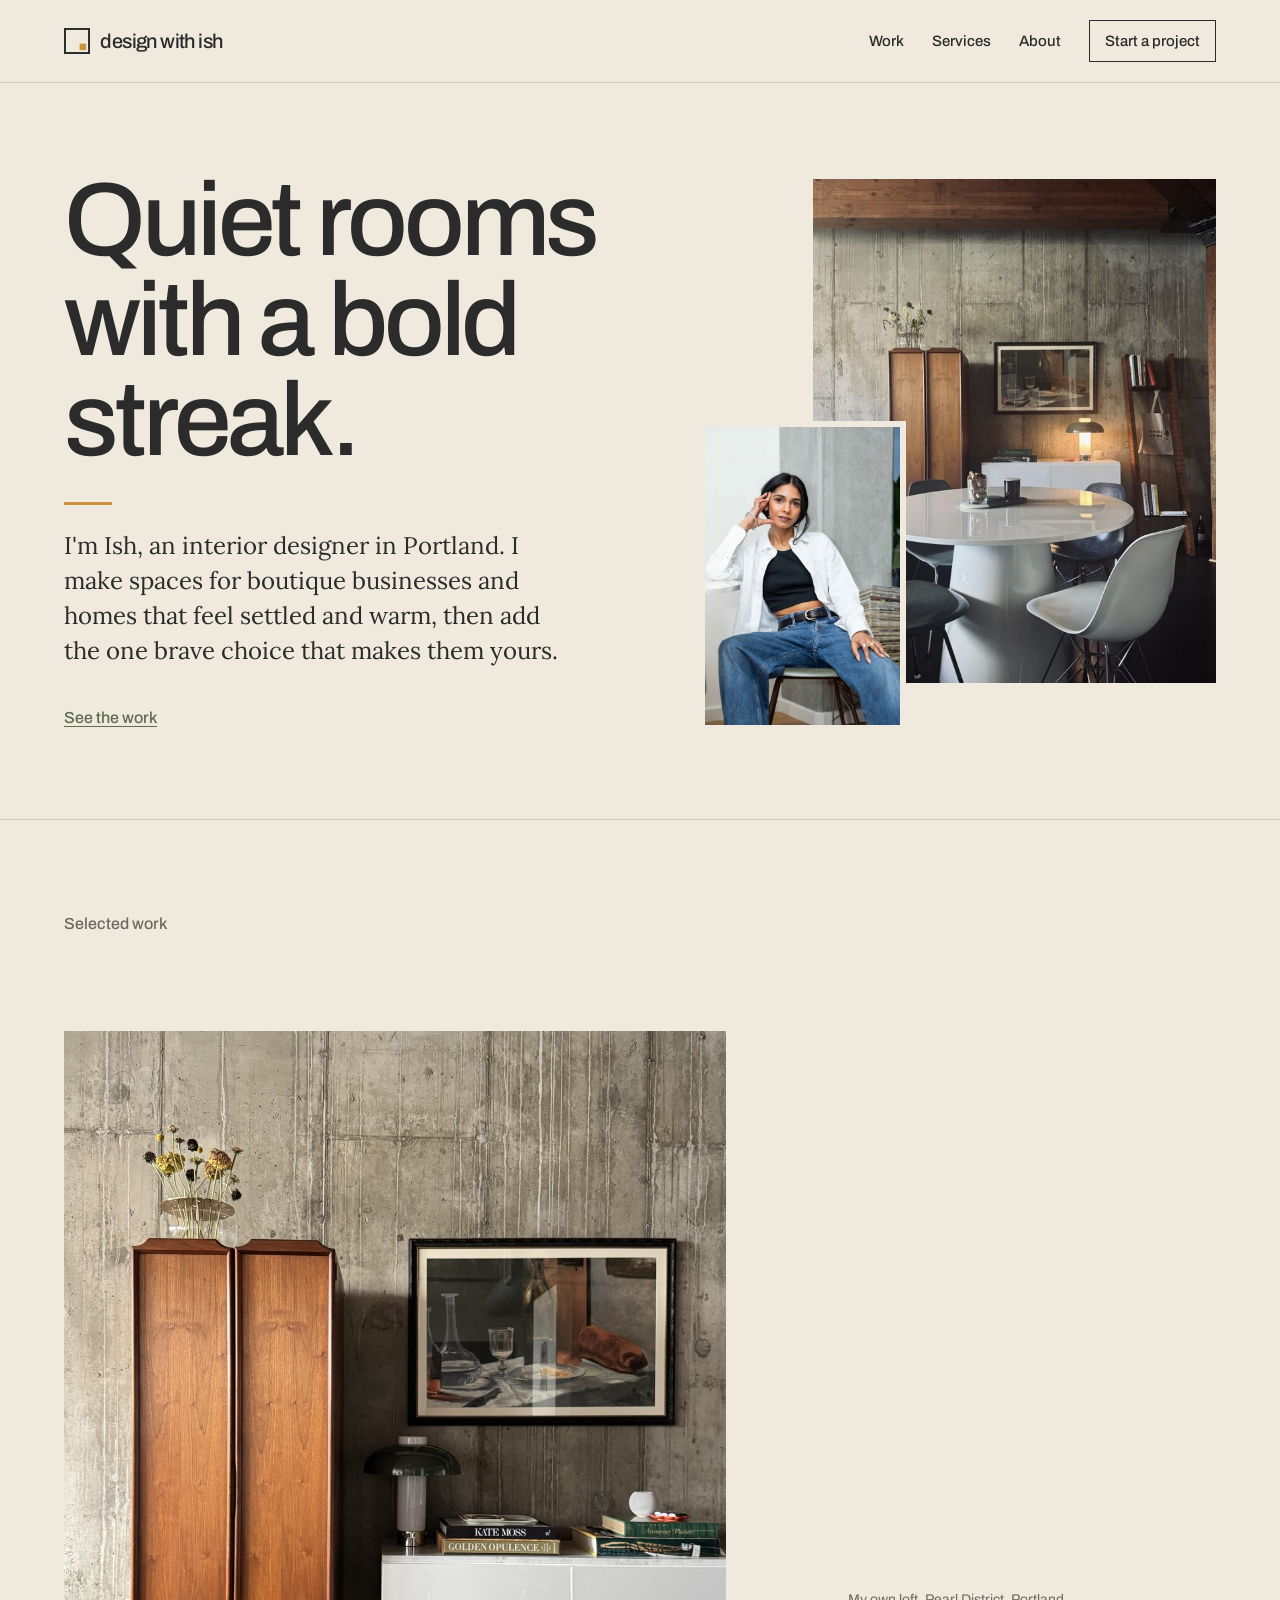
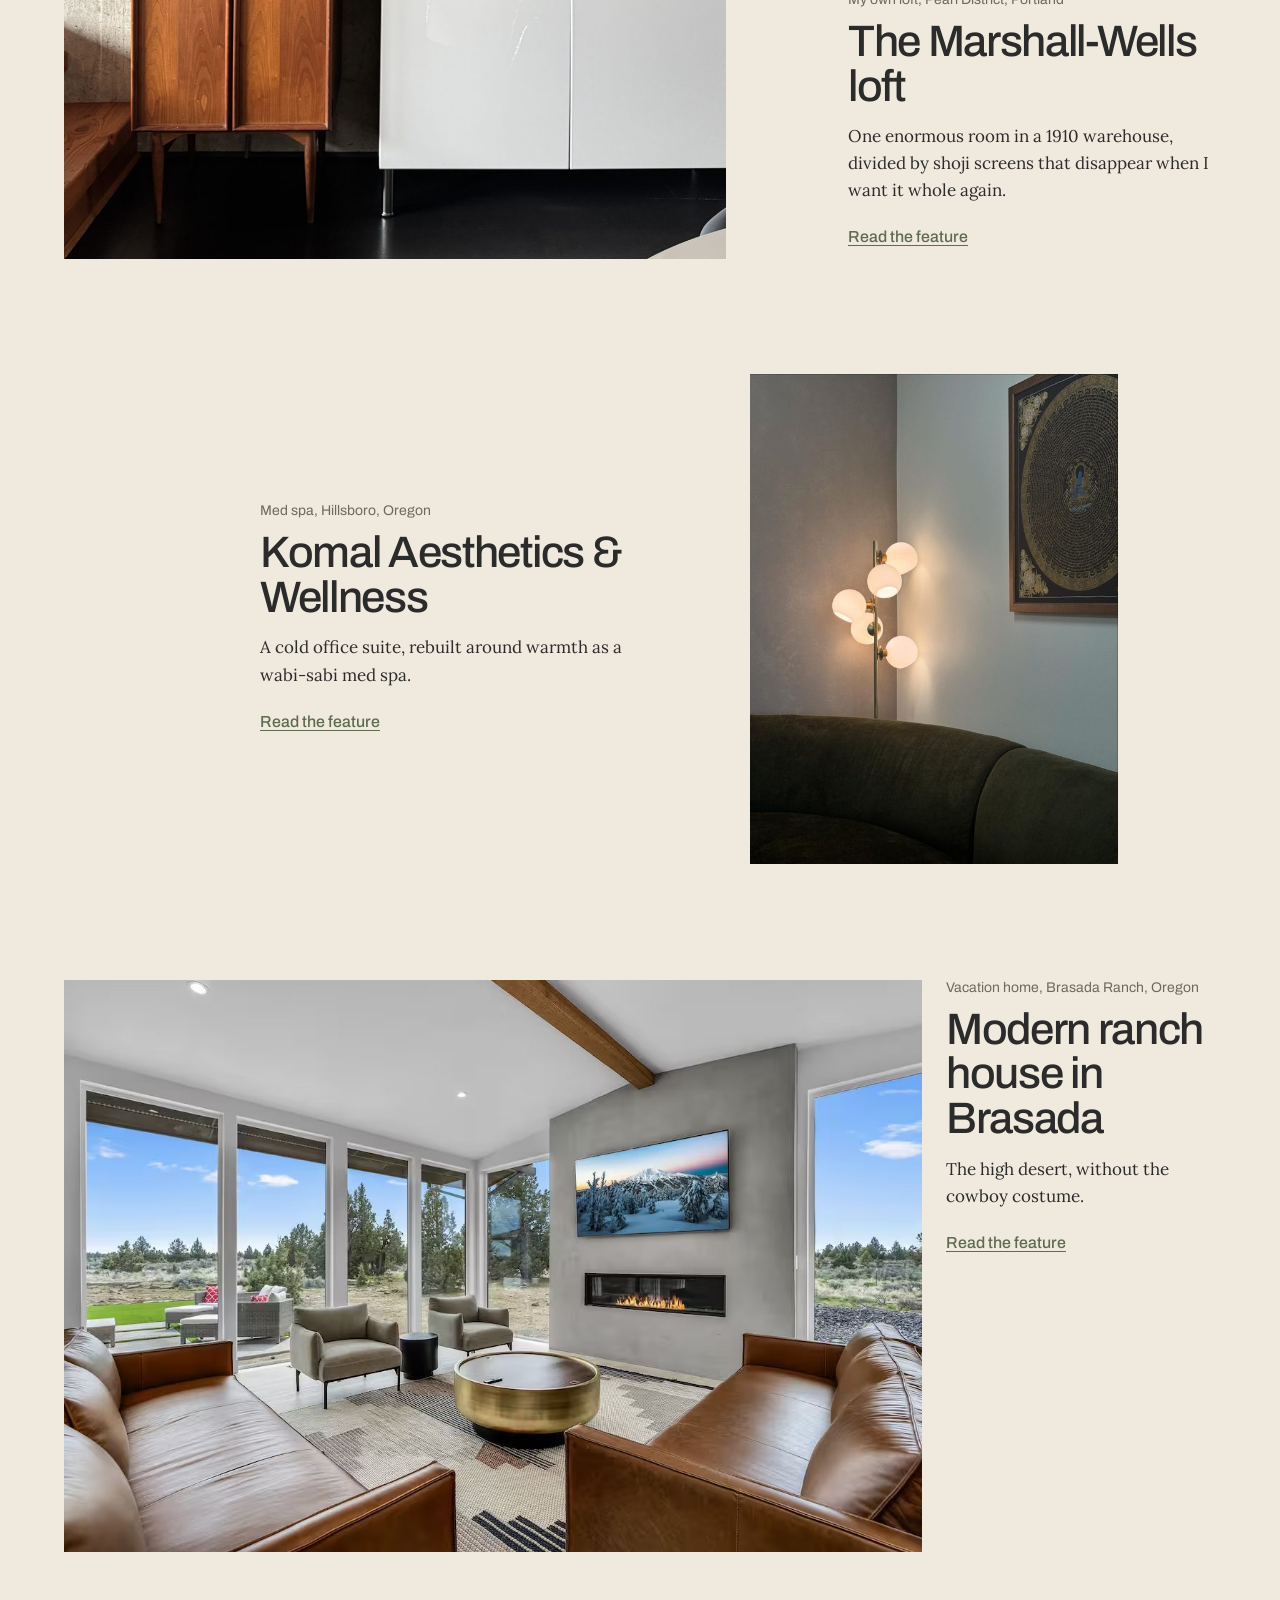
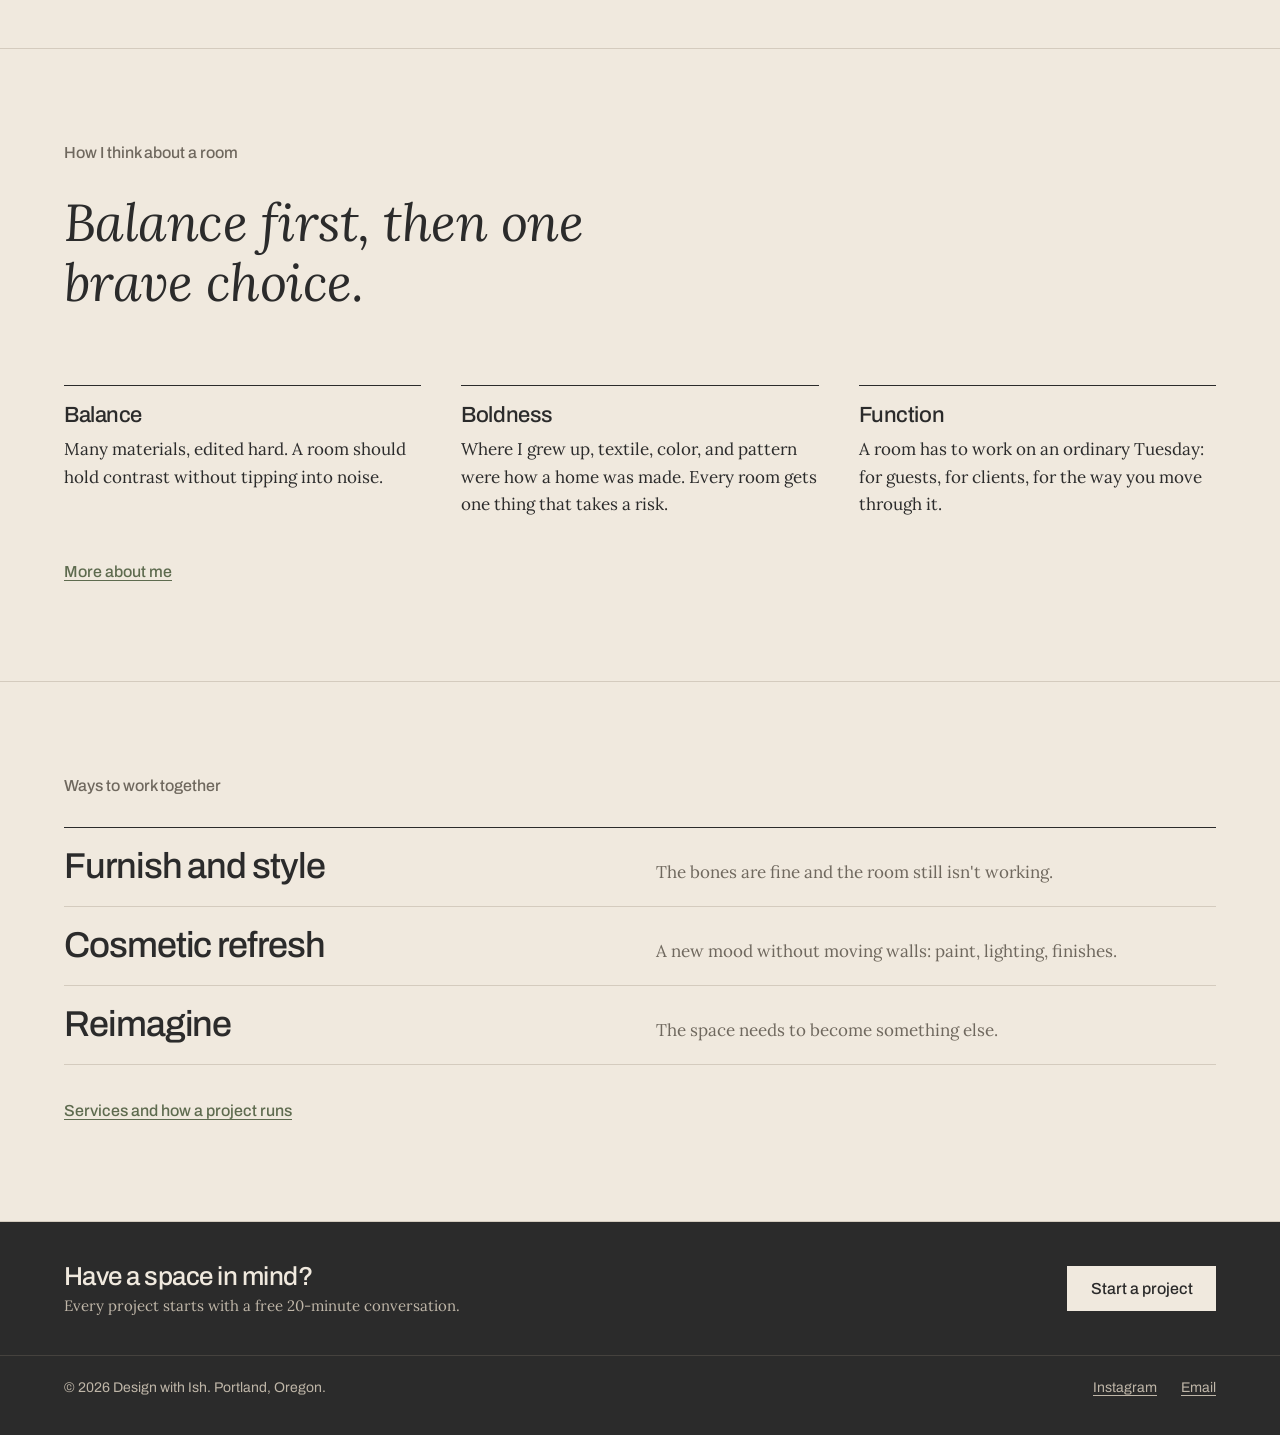
<file: index.html>
<!doctype html>
<html lang="en">
<head>
  <meta charset="utf-8">
  <meta name="viewport" content="width=device-width, initial-scale=1">
  <title>Design with Ish | Interior Designer in Portland, Oregon</title>
  <meta name="description" content="Ish is a Portland interior designer creating quiet rooms with a bold streak for boutique businesses and homes. Furnishing, cosmetic refreshes, and full reimaginings, in Portland and remotely.">
  <link rel="canonical" href="https://designwithish.com/">
  <meta property="og:title" content="Design with Ish | Interior Designer in Portland, Oregon">
  <meta property="og:description" content="Ish is a Portland interior designer creating quiet rooms with a bold streak for boutique businesses and homes. Furnishing, cosmetic refreshes, and full reimaginings, in Portland and remotely.">
  <meta property="og:type" content="website">
  <meta property="og:image" content="https://designwithish.com/assets/loft-dining.jpg">
  <meta property="og:url" content="https://designwithish.com/">
  <link rel="preconnect" href="https://fonts.googleapis.com">
  <link rel="preconnect" href="https://fonts.gstatic.com" crossorigin>
  <link href="https://fonts.googleapis.com/css2?family=Archivo:wght@400;500;600&family=Lora:ital,wght@0,400;1,400&display=swap" rel="stylesheet">
  <link rel="icon" href="favicon.svg" type="image/svg+xml">
  <link rel="stylesheet" href="brand/tokens.css?v=11202040">
  <link rel="stylesheet" href="styles.css?v=11202040">
  <script type="application/ld+json">{"@context": "https://schema.org", "@type": "ProfessionalService", "name": "Design with Ish", "description": "Interior design for boutique businesses and homes.", "url": "https://designwithish.com/", "image": "https://designwithish.com/assets/loft-dining.jpg", "logo": "https://designwithish.com/brand/logo/design-with-ish-logo.png", "email": "designwithishpdx@gmail.com", "address": {"@type": "PostalAddress", "addressLocality": "Portland", "addressRegion": "OR", "addressCountry": "US"}, "areaServed": ["Portland, Oregon", "Seattle, Washington", "Washington, DC", "New York, New York"], "sameAs": ["https://www.instagram.com/designwithish/"]}</script>
</head>
<body class="page-home">

<header class="site-header">
  <a class="wordmark" href="index.html" aria-label="Design with Ish, home">
    <svg class="mark" width="26" height="26" viewBox="0 0 40 40" aria-hidden="true">
      <rect x="1.5" y="1.5" width="37" height="37" fill="none" stroke="currentColor" stroke-width="3"/>
      <rect x="24" y="24" width="10" height="10" fill="#C9933F"/>
    </svg>
    <span>design with ish</span>
  </a>
  <button class="nav-toggle" aria-expanded="false" aria-controls="site-nav">Menu</button>
  <nav id="site-nav" class="site-nav">
    <a href="work.html">Work</a>
    <a href="services.html">Services</a>
    <a href="about.html">About</a>
    <a href="contact.html" class="nav-cta">Start a project</a>
  </nav>
</header>

<main>

  <section class="ed ed-hero">
    <div class="ed-hero-text">
      <h1>Quiet rooms with a bold streak.</h1>
      <span class="honey-rule" aria-hidden="true"></span>
      <p class="ed-standfirst">I'm Ish, an interior designer in Portland. I make spaces for boutique businesses and homes that feel settled and warm, then add the one brave choice that makes them yours.</p>
      <a class="text-link" href="work.html">See the work</a>
    </div>
    <div class="ed-hero-photos">
      <img class="ed-hero-room" src="assets/loft-dining.jpg" srcset="assets/loft-dining-600.jpg 600w, assets/loft-dining.jpg 1200w, assets/loft-dining-1800.jpg 1800w" sizes="(min-width: 900px) 520px, 80vw" alt="Ish's loft: a round white dining table and shell chairs against a board-formed concrete wall, with a tall wood cabinet and a lit lamp" width="1800" height="2400">
      <img class="ed-hero-portrait" src="assets/portrait-concrete.jpg" srcset="assets/portrait-concrete-600.jpg 600w, assets/portrait-concrete.jpg 1200w" sizes="(min-width: 900px) 220px, 34vw" alt="Ish seated beside a concrete column, in a white shirt and jeans" width="1200" height="1800">
    </div>
  </section>

  <section class="ed ed-work">
    <h2>Selected work</h2>

    <a class="ed-feature ed-feature-lead" href="loft.html">
      <figure><img src="assets/loft-cabinet.jpg" srcset="assets/loft-cabinet-600.jpg 600w, assets/loft-cabinet.jpg 1200w, assets/loft-cabinet-1800.jpg 1800w" sizes="(min-width: 900px) 640px, 92vw" alt="A tall wood cabinet beside a white sideboard with books and a green lamp, under a framed still life, against board-formed concrete" width="1800" height="2400" loading="lazy"></figure>
      <div class="ed-feature-text">
        <p class="ed-kicker">My own loft, Pearl District, Portland</p>
        <h3>The Marshall-Wells loft</h3>
        <p>One enormous room in a 1910 warehouse, divided by shoji screens that disappear when I want it whole again.</p>
        <span class="ed-more">Read the feature</span>
      </div>
    </a>

    <a class="ed-feature ed-feature-offset" href="komal.html">
      <figure><img src="assets/komal-lamp.jpg" srcset="assets/komal-lamp-600.jpg 600w, assets/komal-lamp.jpg 1200w, assets/komal-lamp-1800.jpg 1440w" sizes="(min-width: 900px) 420px, 80vw" alt="A brass floor lamp with five glowing glass globes in the corner behind a curved olive velvet sofa, beside a framed gold-and-black mandala" width="1440" height="1920" loading="lazy"></figure>
      <div class="ed-feature-text">
        <p class="ed-kicker">Med spa, Hillsboro, Oregon</p>
        <h3>Komal Aesthetics &amp; Wellness</h3>
        <p>A cold office suite, rebuilt around warmth as a wabi-sabi med spa.</p>
        <span class="ed-more">Read the feature</span>
      </div>
    </a>

    <a class="ed-feature ed-feature-wide" href="brasada.html">
      <figure><img src="assets/brasada-living.jpg" srcset="assets/brasada-living-600.jpg 600w, assets/brasada-living.jpg 1200w" sizes="(min-width: 900px) 860px, 92vw" alt="Two caramel leather sofas, a brass drum coffee table, and olive armchairs around a linear fireplace" width="1200" height="800" loading="lazy"></figure>
      <div class="ed-feature-text">
        <p class="ed-kicker">Vacation home, Brasada Ranch, Oregon</p>
        <h3>Modern ranch house in Brasada</h3>
        <p>The high desert, without the cowboy costume.</p>
        <span class="ed-more">Read the feature</span>
      </div>
    </a>
  </section>

  <section class="ed ed-philosophy">
    <h2>How I think about a room</h2>
    <p class="ed-quote">Balance first, then one brave choice.</p>
    <div class="ed-principles">
      <div>
        <h3>Balance</h3>
        <p>Many materials, edited hard. A room should hold contrast without tipping into noise.</p>
      </div>
      <div>
        <h3>Boldness</h3>
        <p>Where I grew up, textile, color, and pattern were how a home was made. Every room gets one thing that takes a risk.</p>
      </div>
      <div>
        <h3>Function</h3>
        <p>A room has to work on an ordinary Tuesday: for guests, for clients, for the way you move through it.</p>
      </div>
    </div>
    <a class="text-link" href="about.html">More about me</a>
  </section>

  <section class="ed ed-services">
    <h2>Ways to work together</h2>
    <ul class="ed-service-list">
      <li><h3>Furnish and style</h3><p>The bones are fine and the room still isn't working.</p></li>
      <li><h3>Cosmetic refresh</h3><p>A new mood without moving walls: paint, lighting, finishes.</p></li>
      <li><h3>Reimagine</h3><p>The space needs to become something else.</p></li>
    </ul>
    <a class="text-link" href="services.html">Services and how a project runs</a>
  </section>

  <section class="next">
    <div>
      <p>Have a space in mind?</p>
      <p class="next-note">Every project starts with a free 20-minute conversation.</p>
    </div>
    <a class="button button-light" href="contact.html">Start a project</a>
  </section>

</main>

<footer class="site-footer">
  <p>© <span id="year">2026</span> Design with Ish. Portland, Oregon.</p>
  <p class="footer-links">
    <a href="https://www.instagram.com/designwithish/" target="_blank" rel="me noopener noreferrer">Instagram</a>
    <a href="mailto:designwithishpdx@gmail.com">Email</a>
  </p>
</footer>

<script src="script.js?v=11202040" defer></script>
</body>
</html>
</file>
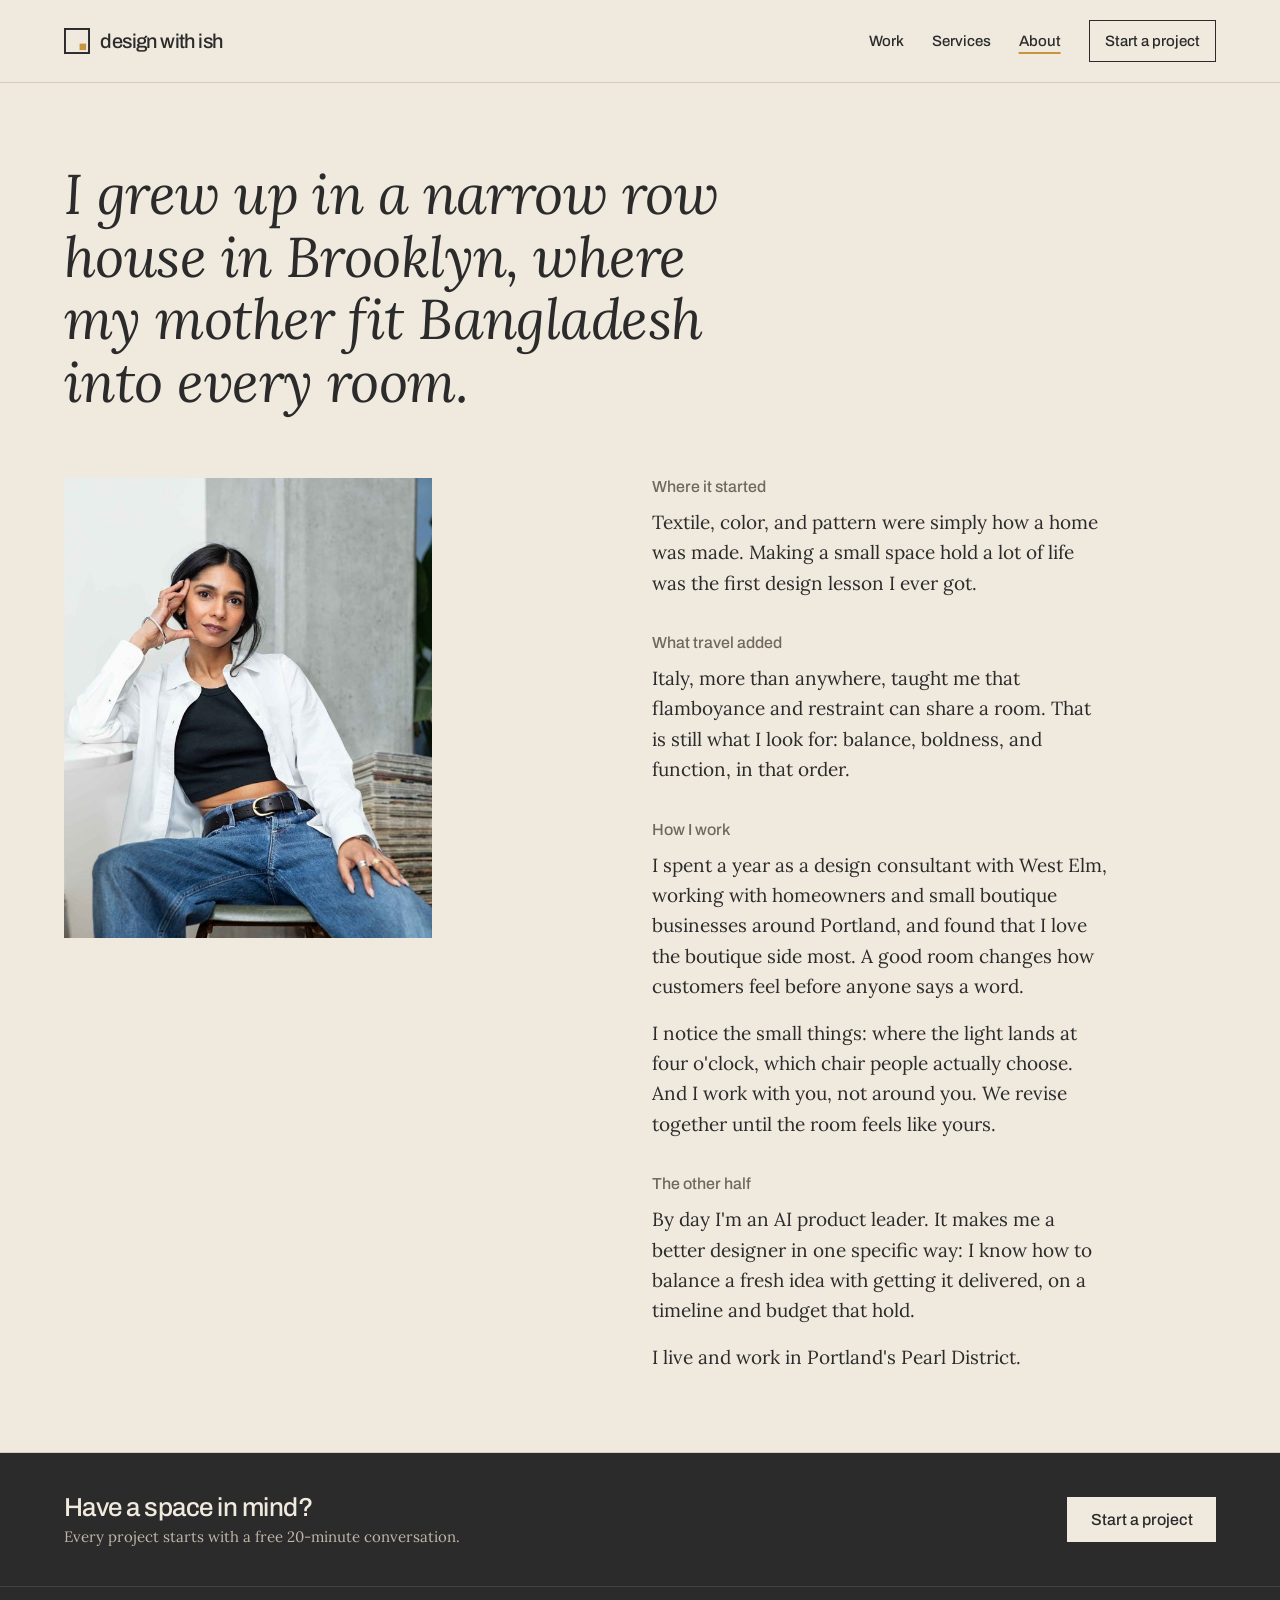
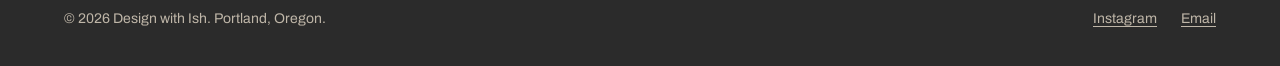
<file: about.html>
<!doctype html>
<html lang="en">
<head>
  <meta charset="utf-8">
  <meta name="viewport" content="width=device-width, initial-scale=1">
  <title>About Ish, Portland Interior Designer | Design with Ish</title>
  <meta name="description" content="Ish is a Portland interior designer raised in a Brooklyn row house, shaped by Bangladeshi textiles and Italian design.">
  <link rel="canonical" href="https://designwithish.com/about.html">
  <meta property="og:title" content="About Ish, Portland Interior Designer | Design with Ish">
  <meta property="og:description" content="Ish is a Portland interior designer raised in a Brooklyn row house, shaped by Bangladeshi textiles and Italian design.">
  <meta property="og:type" content="website">
  <meta property="og:image" content="https://designwithish.com/assets/loft-dining.jpg">
  <meta property="og:url" content="https://designwithish.com/about.html">
  <link rel="preconnect" href="https://fonts.googleapis.com">
  <link rel="preconnect" href="https://fonts.gstatic.com" crossorigin>
  <link href="https://fonts.googleapis.com/css2?family=Archivo:wght@400;500;600&family=Lora:ital,wght@0,400;1,400&display=swap" rel="stylesheet">
  <link rel="icon" href="favicon.svg" type="image/svg+xml">
  <link rel="stylesheet" href="brand/tokens.css?v=11202040">
  <link rel="stylesheet" href="styles.css?v=11202040">
</head>
<body class="page-feature">

<header class="site-header">
  <a class="wordmark" href="index.html" aria-label="Design with Ish, home">
    <svg class="mark" width="26" height="26" viewBox="0 0 40 40" aria-hidden="true">
      <rect x="1.5" y="1.5" width="37" height="37" fill="none" stroke="currentColor" stroke-width="3"/>
      <rect x="24" y="24" width="10" height="10" fill="#C9933F"/>
    </svg>
    <span>design with ish</span>
  </a>
  <button class="nav-toggle" aria-expanded="false" aria-controls="site-nav">Menu</button>
  <nav id="site-nav" class="site-nav">
    <a href="work.html">Work</a>
    <a href="services.html">Services</a>
    <a href="about.html" aria-current="page">About</a>
    <a href="contact.html" class="nav-cta">Start a project</a>
  </nav>
</header>

<main>

  <section class="ed about-ed">
    <header class="about-ed-head">
      <h1>I grew up in a narrow row house in Brooklyn, where my mother fit Bangladesh into every room.</h1>
    </header>
    <figure class="about-ed-photo"><img src="assets/portrait-concrete.jpg" srcset="assets/portrait-concrete-600.jpg 600w, assets/portrait-concrete.jpg 1200w" sizes="(min-width: 900px) 420px, 80vw" alt="Ish seated beside a concrete column, in a white shirt and jeans" width="1200" height="1800"></figure>
    <div class="about-ed-text">
      <h2>Where it started</h2>
      <p>Textile, color, and pattern were simply how a home was made. Making a small space hold a lot of life was the first design lesson I ever got.</p>
      <h2>What travel added</h2>
      <p>Italy, more than anywhere, taught me that flamboyance and restraint can share a room. That is still what I look for: balance, boldness, and function, in that order.</p>
      <h2>How I work</h2>
      <p>I spent a year as a design consultant with West Elm, working with homeowners and small boutique businesses around Portland, and found that I love the boutique side most. A good room changes how customers feel before anyone says a word.</p>
      <p>I notice the small things: where the light lands at four o'clock, which chair people actually choose. And I work with you, not around you. We revise together until the room feels like yours.</p>
      <h2>The other half</h2>
      <p>By day I'm an AI product leader. It makes me a better designer in one specific way: I know how to balance a fresh idea with getting it delivered, on a timeline and budget that hold.</p>
      <p>I live and work in Portland's Pearl District.</p>
    </div>
  </section>

  <section class="next">
    <div>
      <p>Have a space in mind?</p>
      <p class="next-note">Every project starts with a free 20-minute conversation.</p>
    </div>
    <a class="button button-light" href="contact.html">Start a project</a>
  </section>

</main>

<footer class="site-footer">
  <p>© <span id="year">2026</span> Design with Ish. Portland, Oregon.</p>
  <p class="footer-links">
    <a href="https://www.instagram.com/designwithish/" target="_blank" rel="me noopener noreferrer">Instagram</a>
    <a href="mailto:designwithishpdx@gmail.com">Email</a>
  </p>
</footer>

<script src="script.js?v=11202040" defer></script>
</body>
</html>
</file>
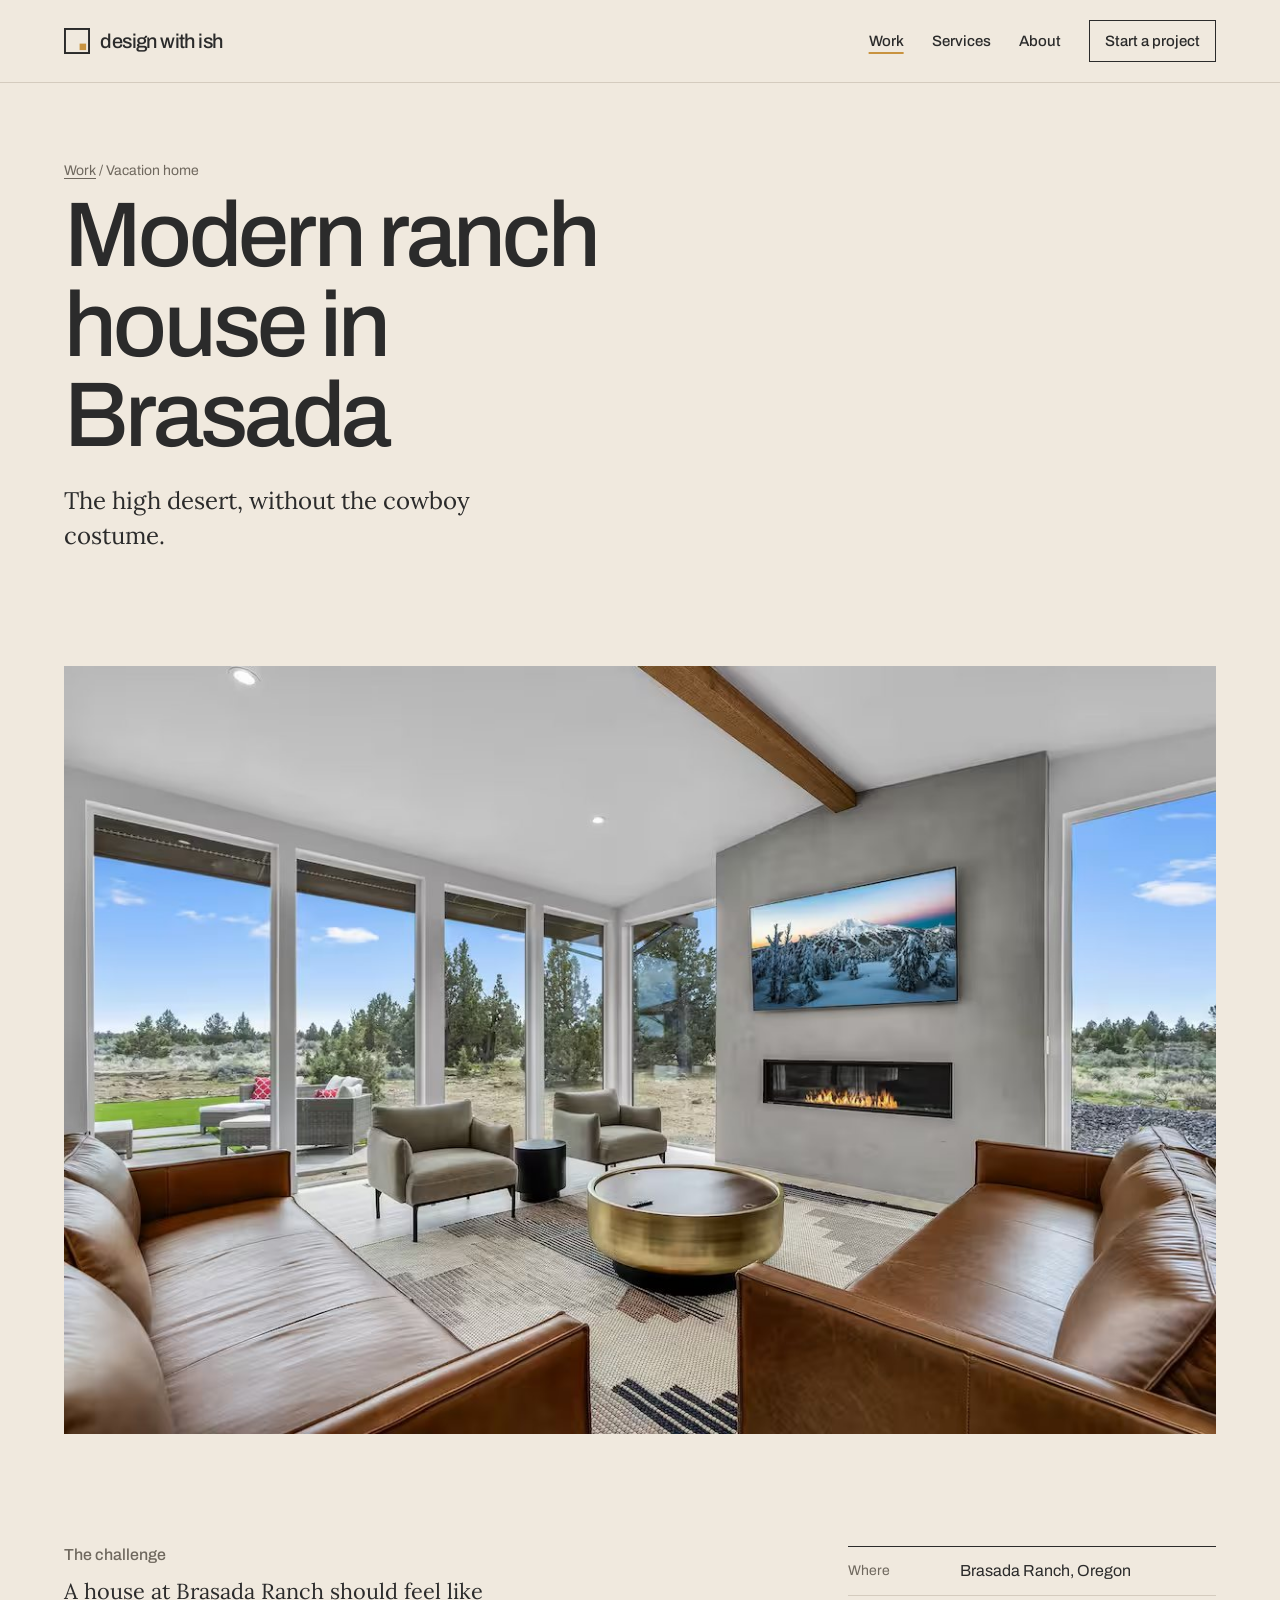
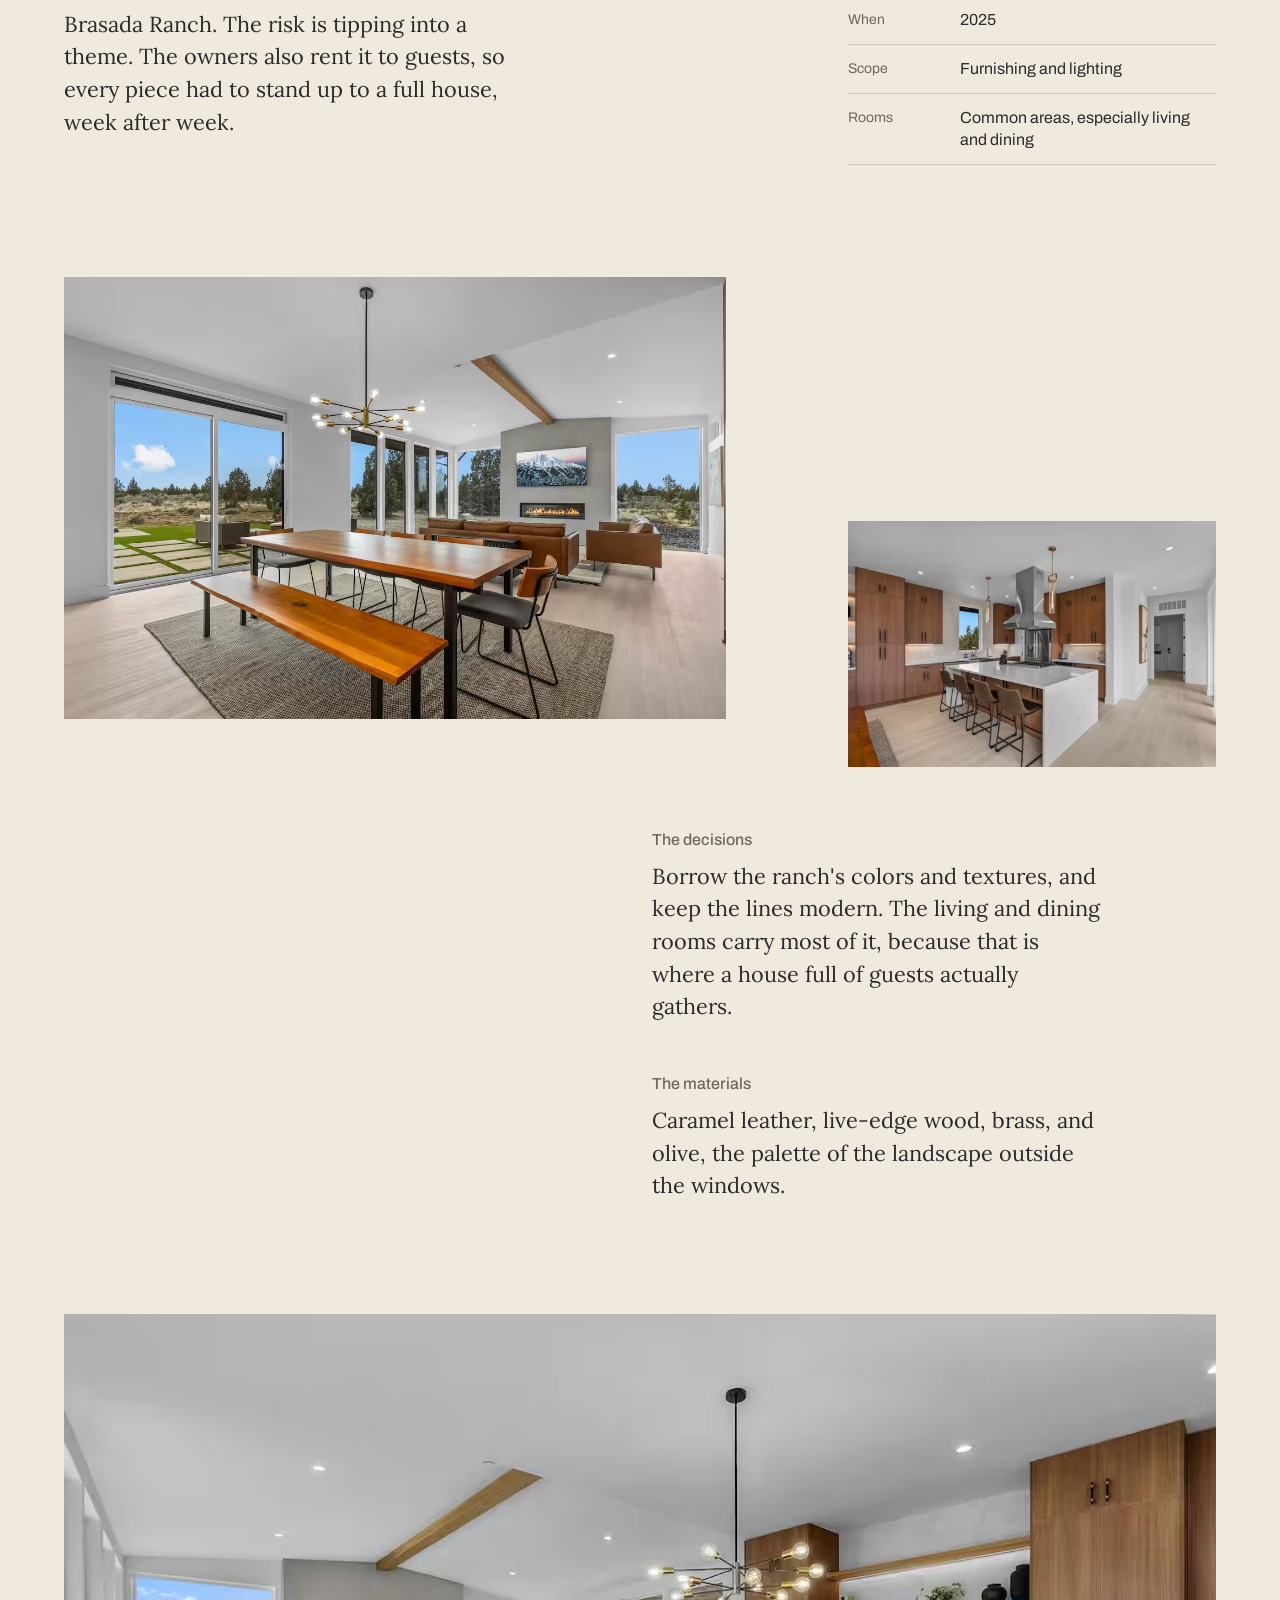
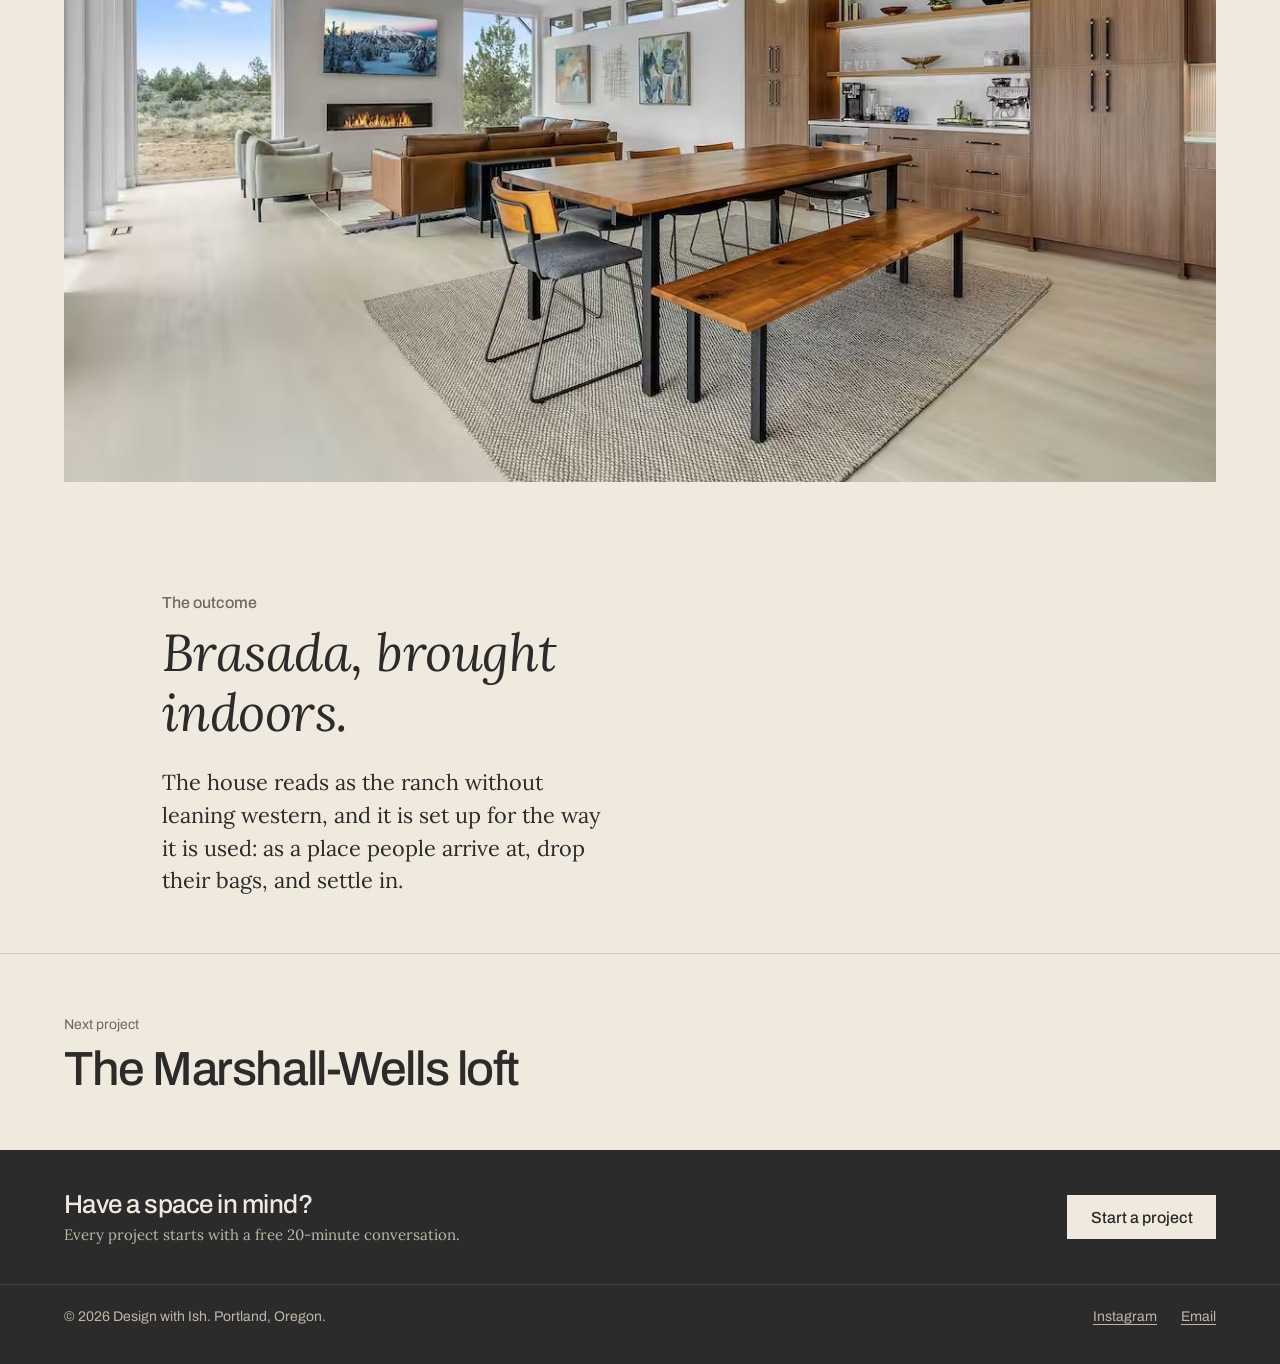
<file: brasada.html>
<!doctype html>
<html lang="en">
<head>
  <meta charset="utf-8">
  <meta name="viewport" content="width=device-width, initial-scale=1">
  <title>Modern Ranch House at Brasada Ranch, Oregon | Design with Ish</title>
  <meta name="description" content="A vacation home at Brasada Ranch, Oregon, furnished by Ish: the colors and textures of the high desert with modern lines, built for a house full of guests.">
  <link rel="canonical" href="https://designwithish.com/brasada.html">
  <meta property="og:title" content="Modern Ranch House at Brasada Ranch, Oregon | Design with Ish">
  <meta property="og:description" content="A vacation home at Brasada Ranch, Oregon, furnished by Ish: the colors and textures of the high desert with modern lines, built for a house full of guests.">
  <meta property="og:type" content="website">
  <meta property="og:image" content="https://designwithish.com/assets/brasada-living.jpg">
  <meta property="og:url" content="https://designwithish.com/brasada.html">
  <link rel="preconnect" href="https://fonts.googleapis.com">
  <link rel="preconnect" href="https://fonts.gstatic.com" crossorigin>
  <link href="https://fonts.googleapis.com/css2?family=Archivo:wght@400;500;600&family=Lora:ital,wght@0,400;1,400&display=swap" rel="stylesheet">
  <link rel="icon" href="favicon.svg" type="image/svg+xml">
  <link rel="stylesheet" href="brand/tokens.css?v=11202040">
  <link rel="stylesheet" href="styles.css?v=11202040">
</head>
<body class="page-feature">

<header class="site-header">
  <a class="wordmark" href="index.html" aria-label="Design with Ish, home">
    <svg class="mark" width="26" height="26" viewBox="0 0 40 40" aria-hidden="true">
      <rect x="1.5" y="1.5" width="37" height="37" fill="none" stroke="currentColor" stroke-width="3"/>
      <rect x="24" y="24" width="10" height="10" fill="#C9933F"/>
    </svg>
    <span>design with ish</span>
  </a>
  <button class="nav-toggle" aria-expanded="false" aria-controls="site-nav">Menu</button>
  <nav id="site-nav" class="site-nav">
    <a href="work.html" aria-current="page">Work</a>
    <a href="services.html">Services</a>
    <a href="about.html">About</a>
    <a href="contact.html" class="nav-cta">Start a project</a>
  </nav>
</header>

<main>

  <article class="feature">

    <header class="ed feature-head">
      <p class="ed-kicker"><a href="work.html">Work</a> / Vacation home</p>
      <h1>Modern ranch house in Brasada</h1>
      <p class="ed-standfirst">The high desert, without the cowboy costume.</p>
    </header>

    <div class="ed feature-wide">
      <figure><img src="assets/brasada-living.jpg" srcset="assets/brasada-living-600.jpg 600w, assets/brasada-living.jpg 1200w" sizes="(min-width: 900px) 1100px, 92vw" alt="Two caramel leather sofas, a brass drum coffee table, and olive armchairs around a linear fireplace, with the high desert through the windows" width="1200" height="800"></figure>
    </div>

    <div class="ed feature-intro">
      <section class="feature-text feature-text-plain">
        <h2>The challenge</h2>
        <p>A house at Brasada Ranch should feel like Brasada Ranch. The risk is tipping into a theme. The owners also rent it to guests, so every piece had to stand up to a full house, week after week.</p>
      </section>
      <dl class="feature-facts">
        <div><dt>Where</dt><dd>Brasada Ranch, Oregon</dd></div>
        <div><dt>When</dt><dd>2025</dd></div>
        <div><dt>Scope</dt><dd>Furnishing and lighting</dd></div>
        <div><dt>Rooms</dt><dd>Common areas, especially living and dining</dd></div>
      </dl>
    </div>

    <div class="ed feature-duo">
      <figure class="feature-duo-a"><img src="assets/brasada-dining.jpg" srcset="assets/brasada-dining-600.jpg 600w, assets/brasada-dining.jpg 1200w" sizes="(min-width: 900px) 640px, 92vw" alt="A live-edge wood dining table with a bench and leather chairs under a branching chandelier" width="1200" height="800" loading="lazy"></figure>
      <figure class="feature-duo-b"><img src="assets/brasada-kitchen.jpg" srcset="assets/brasada-kitchen-600.jpg 600w, assets/brasada-kitchen.jpg 1200w" sizes="(min-width: 900px) 420px, 92vw" alt="Kitchen island with four leather counter stools under glass pendant lights" width="1200" height="800" loading="lazy"></figure>
    </div>

    <section class="ed feature-text feature-text-right">
      <h2>The decisions</h2>
      <p>Borrow the ranch's colors and textures, and keep the lines modern. The living and dining rooms carry most of it, because that is where a house full of guests actually gathers.</p>
      <h2>The materials</h2>
      <p>Caramel leather, live-edge wood, brass, and olive, the palette of the landscape outside the windows.</p>
    </section>

    <div class="ed feature-wide">
      <figure><img src="assets/brasada-great-room.jpg" srcset="assets/brasada-great-room-600.jpg 600w, assets/brasada-great-room.jpg 1200w" sizes="(min-width: 900px) 1100px, 92vw" alt="The open great room: dining table in front, leather sofas by the fireplace behind, juniper and sagebrush through the windows" width="1200" height="800" loading="lazy"></figure>
    </div>

    <section class="ed feature-text">
      <h2>The outcome</h2>
      <p class="ed-quote">Brasada, brought indoors.</p>
      <p>The house reads as the ranch without leaning western, and it is set up for the way it is used: as a place people arrive at, drop their bags, and settle in.</p>
    </section>

    <nav class="ed feature-next" aria-label="More work">
      <a href="loft.html"><span class="ed-kicker">Next project</span><span class="feature-next-title">The Marshall-Wells loft</span></a>
    </nav>

  </article>

  <section class="next">
    <div>
      <p>Have a space in mind?</p>
      <p class="next-note">Every project starts with a free 20-minute conversation.</p>
    </div>
    <a class="button button-light" href="contact.html">Start a project</a>
  </section>

</main>

<footer class="site-footer">
  <p>© <span id="year">2026</span> Design with Ish. Portland, Oregon.</p>
  <p class="footer-links">
    <a href="https://www.instagram.com/designwithish/" target="_blank" rel="me noopener noreferrer">Instagram</a>
    <a href="mailto:designwithishpdx@gmail.com">Email</a>
  </p>
</footer>

<script src="script.js?v=11202040" defer></script>
</body>
</html>
</file>
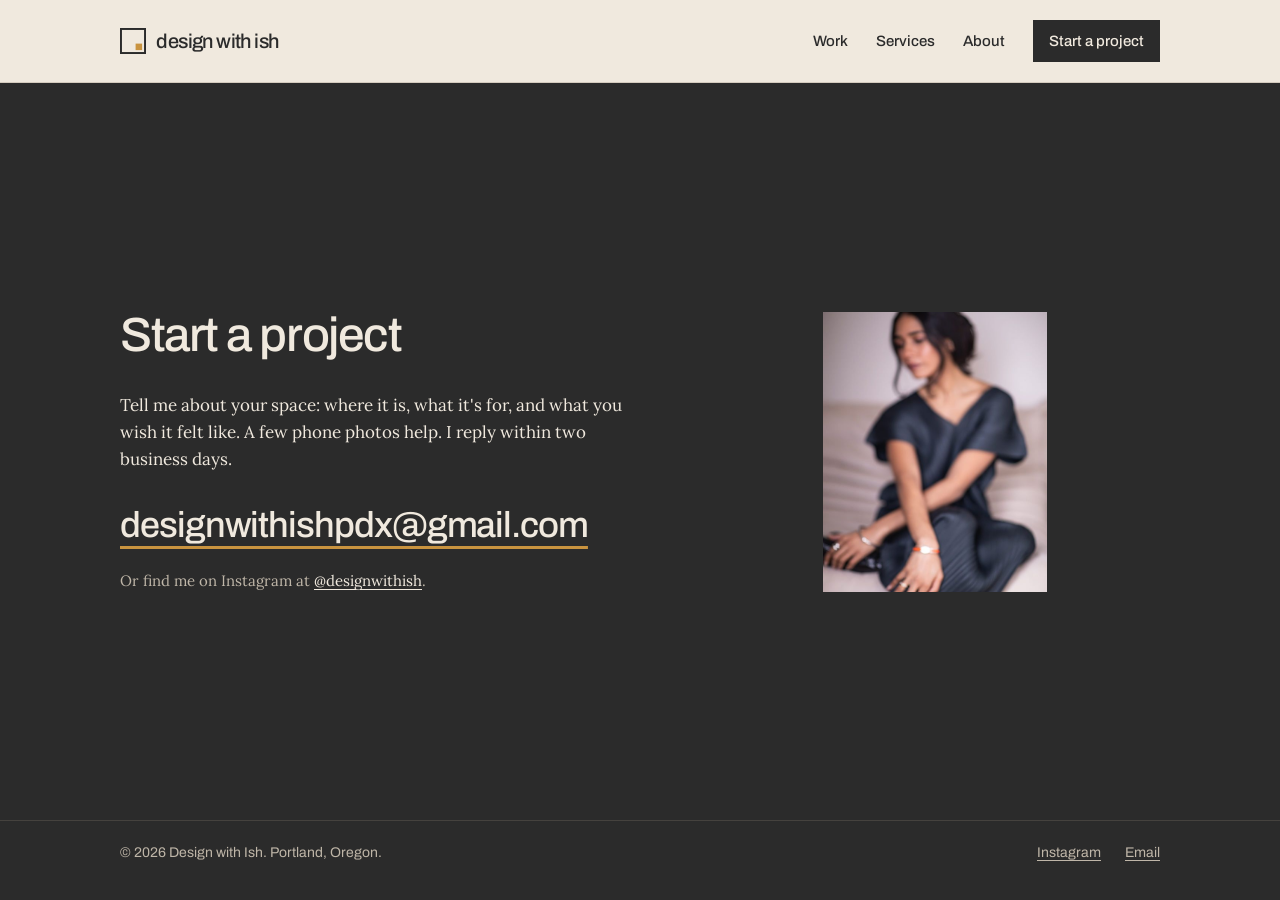
<file: contact.html>
<!doctype html>
<html lang="en">
<head>
  <meta charset="utf-8">
  <meta name="viewport" content="width=device-width, initial-scale=1">
  <title>Start an Interior Design Project | Design with Ish</title>
  <meta name="description" content="Tell Ish about your space. Interior design for boutique businesses and homes in Portland, Seattle, Washington DC, New York, and remotely.">
  <link rel="canonical" href="https://designwithish.com/contact.html">
  <meta property="og:title" content="Start an Interior Design Project | Design with Ish">
  <meta property="og:description" content="Tell Ish about your space. Interior design for boutique businesses and homes in Portland, Seattle, Washington DC, New York, and remotely.">
  <meta property="og:type" content="website">
  <meta property="og:image" content="https://designwithish.com/assets/loft-dining.jpg">
  <meta property="og:url" content="https://designwithish.com/contact.html">
  <link rel="preconnect" href="https://fonts.googleapis.com">
  <link rel="preconnect" href="https://fonts.gstatic.com" crossorigin>
  <link href="https://fonts.googleapis.com/css2?family=Archivo:wght@400;500;600&family=Lora:ital,wght@0,400;1,400&display=swap" rel="stylesheet">
  <link rel="icon" href="favicon.svg" type="image/svg+xml">
  <link rel="stylesheet" href="brand/tokens.css?v=11202040">
  <link rel="stylesheet" href="styles.css?v=11202040">
</head>
<body class="page-contact">

<header class="site-header">
  <a class="wordmark" href="index.html" aria-label="Design with Ish, home">
    <svg class="mark" width="26" height="26" viewBox="0 0 40 40" aria-hidden="true">
      <rect x="1.5" y="1.5" width="37" height="37" fill="none" stroke="currentColor" stroke-width="3"/>
      <rect x="24" y="24" width="10" height="10" fill="#C9933F"/>
    </svg>
    <span>design with ish</span>
  </a>
  <button class="nav-toggle" aria-expanded="false" aria-controls="site-nav">Menu</button>
  <nav id="site-nav" class="site-nav">
    <a href="work.html">Work</a>
    <a href="services.html">Services</a>
    <a href="about.html">About</a>
    <a href="contact.html" class="nav-cta" aria-current="page">Start a project</a>
  </nav>
</header>

<main>

  <section class="contact">
    <div class="contact-text">
      <h1 class="page-title">Start a project</h1>
      <p>Tell me about your space: where it is, what it's for, and what you wish it felt like. A few phone photos help. I reply within two business days.</p>
      <a class="contact-email" href="mailto:designwithishpdx@gmail.com?subject=Project%20inquiry">designwithishpdx@gmail.com</a>
      <p class="contact-alt">Or find me on Instagram at <a href="https://www.instagram.com/designwithish/" target="_blank" rel="me noopener noreferrer">@designwithish</a>.</p>
    </div>
    <figure class="contact-image">
      <img src="assets/portrait-soft.jpg" srcset="assets/portrait-soft-600.jpg 600w, assets/portrait-soft.jpg 1200w" sizes="(min-width: 820px) 480px, 90vw" alt="" width="1200" height="1800" loading="lazy">
    </figure>
  </section>

</main>

<footer class="site-footer">
  <p>© <span id="year">2026</span> Design with Ish. Portland, Oregon.</p>
  <p class="footer-links">
    <a href="https://www.instagram.com/designwithish/" target="_blank" rel="me noopener noreferrer">Instagram</a>
    <a href="mailto:designwithishpdx@gmail.com">Email</a>
  </p>
</footer>

<script src="script.js?v=11202040" defer></script>
</body>
</html>
</file>
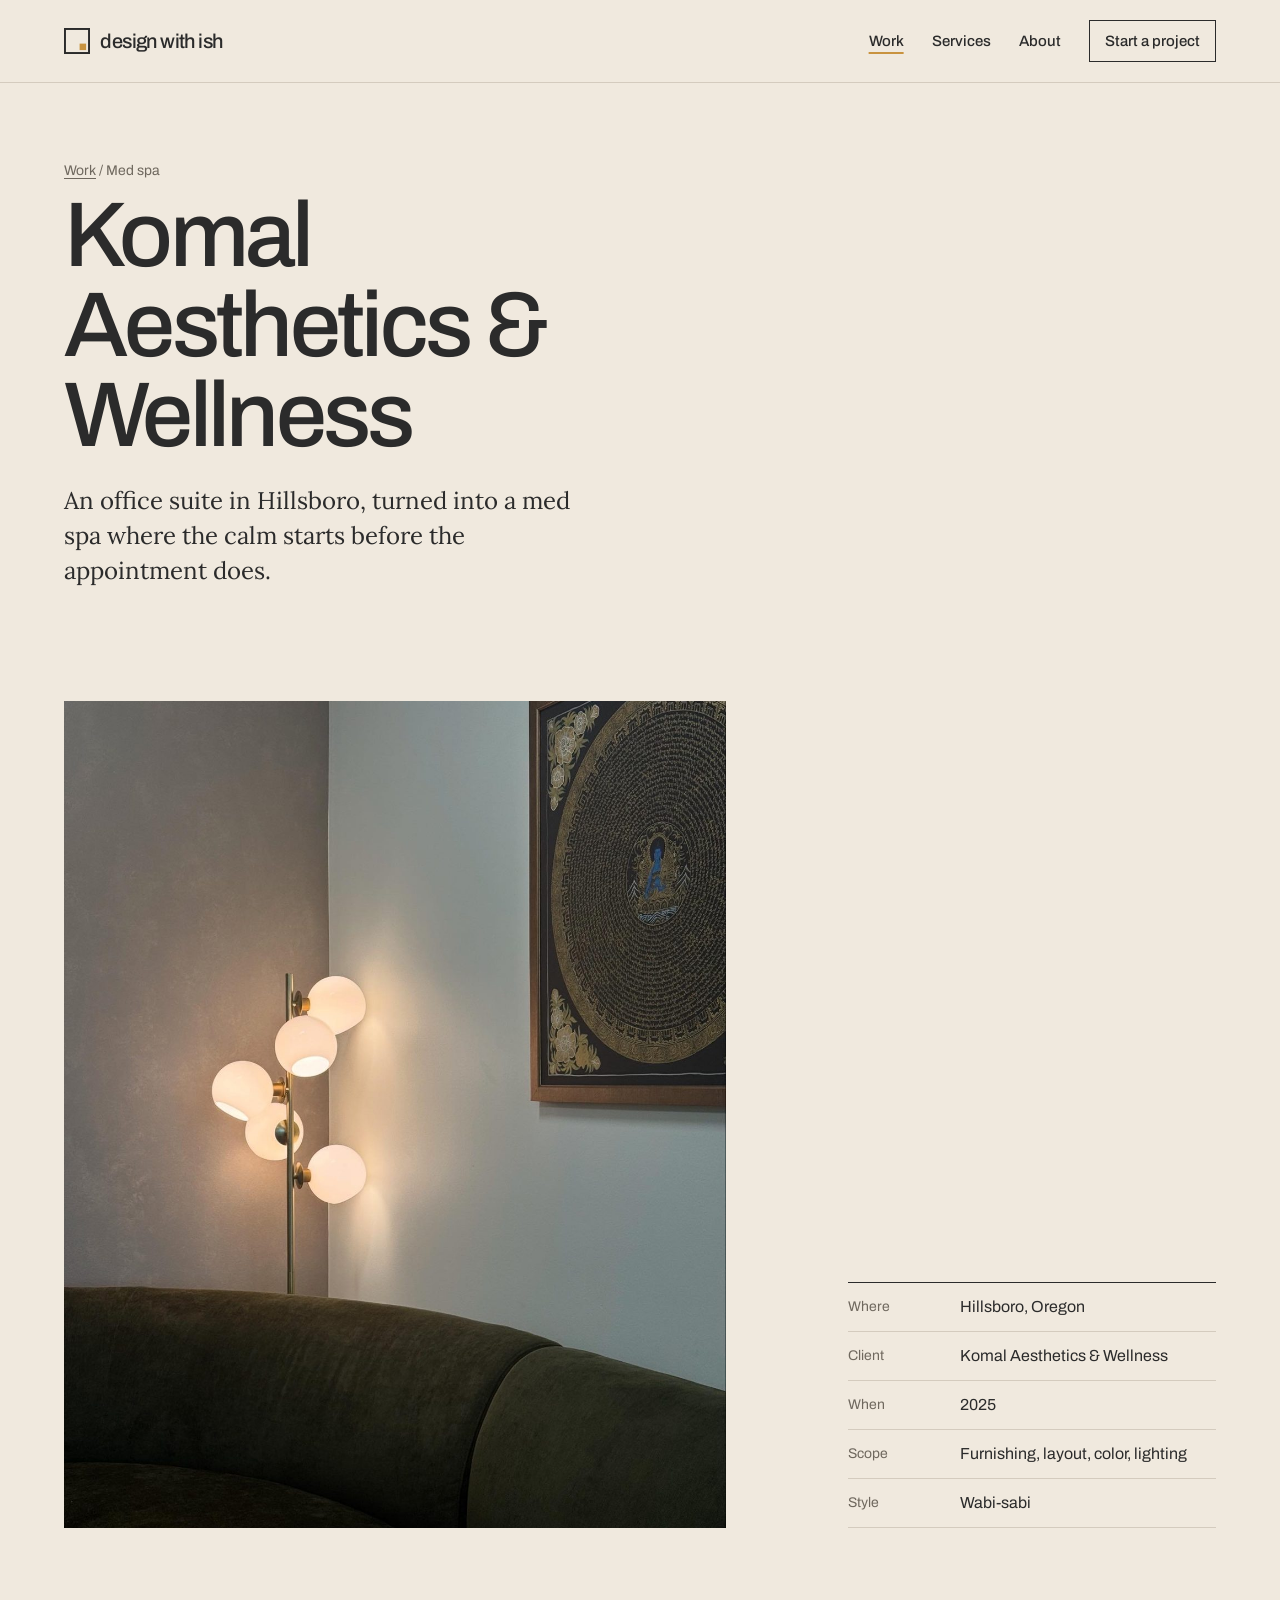
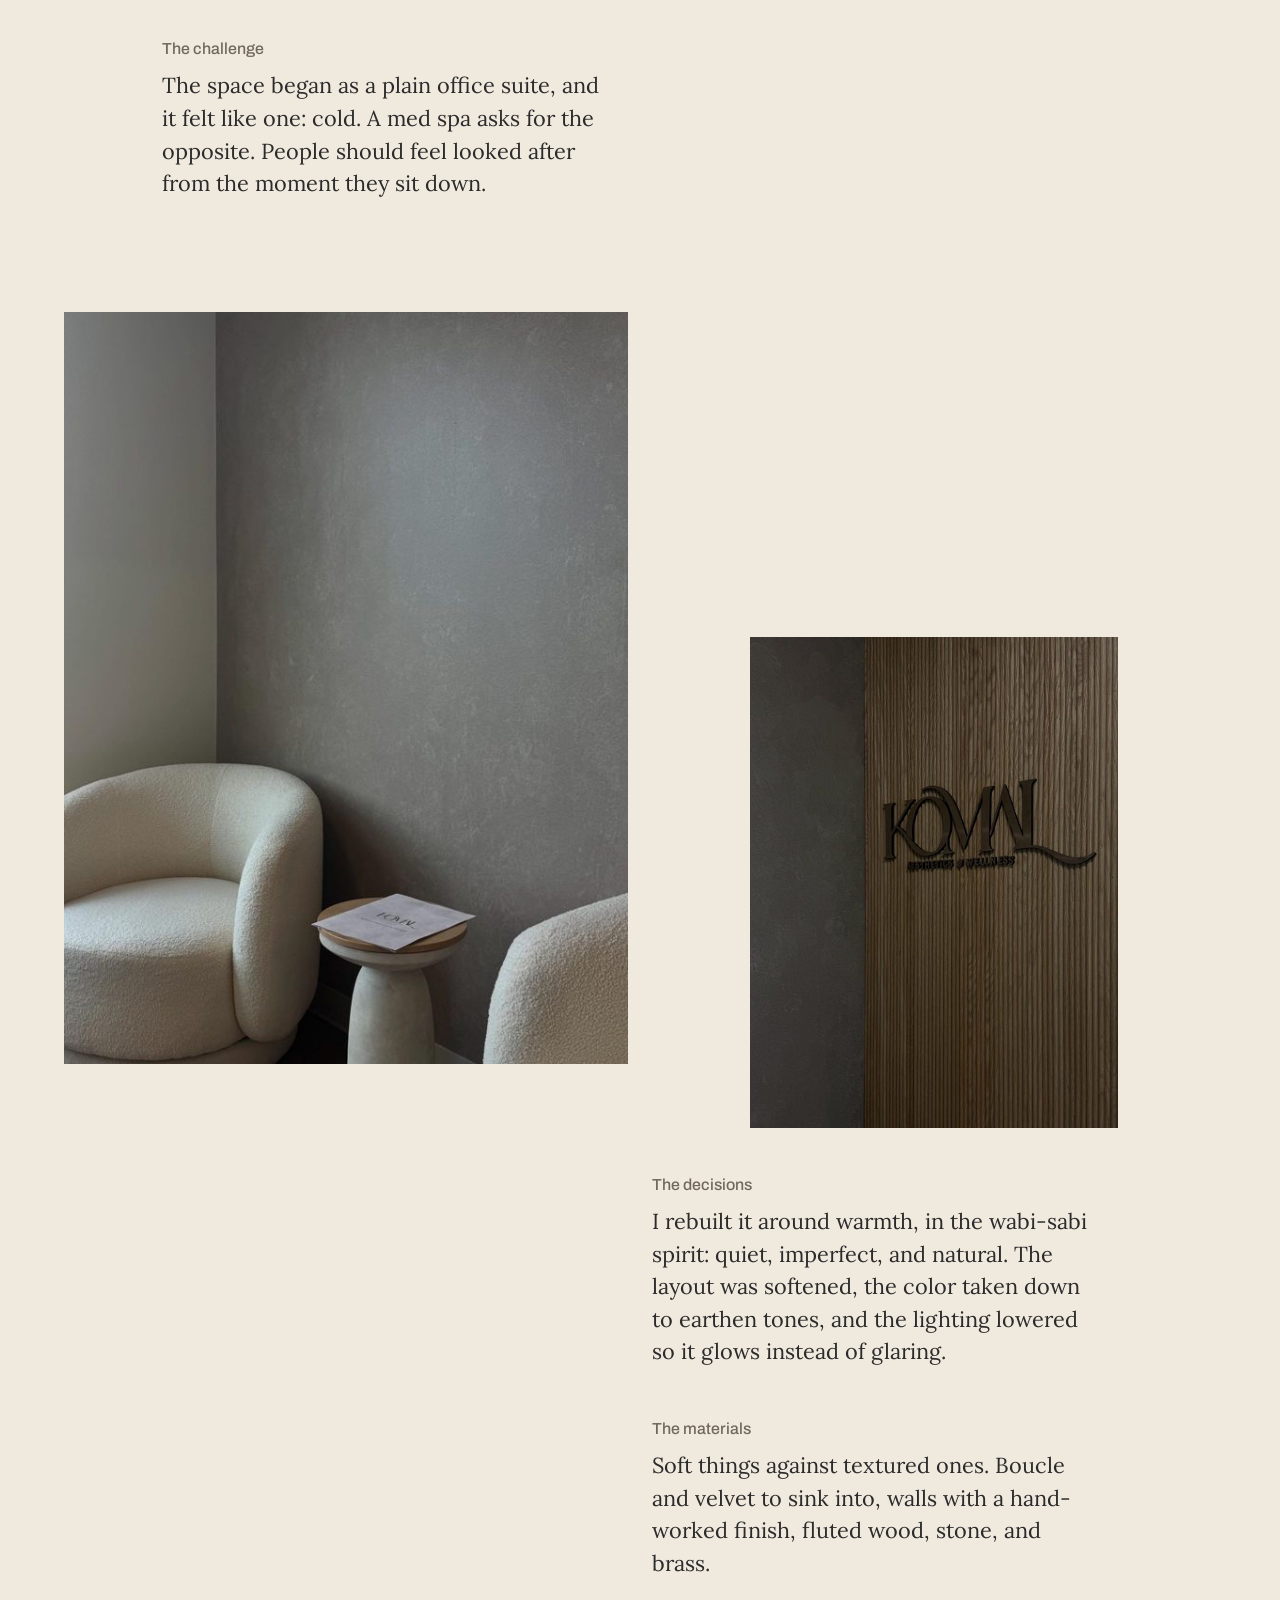
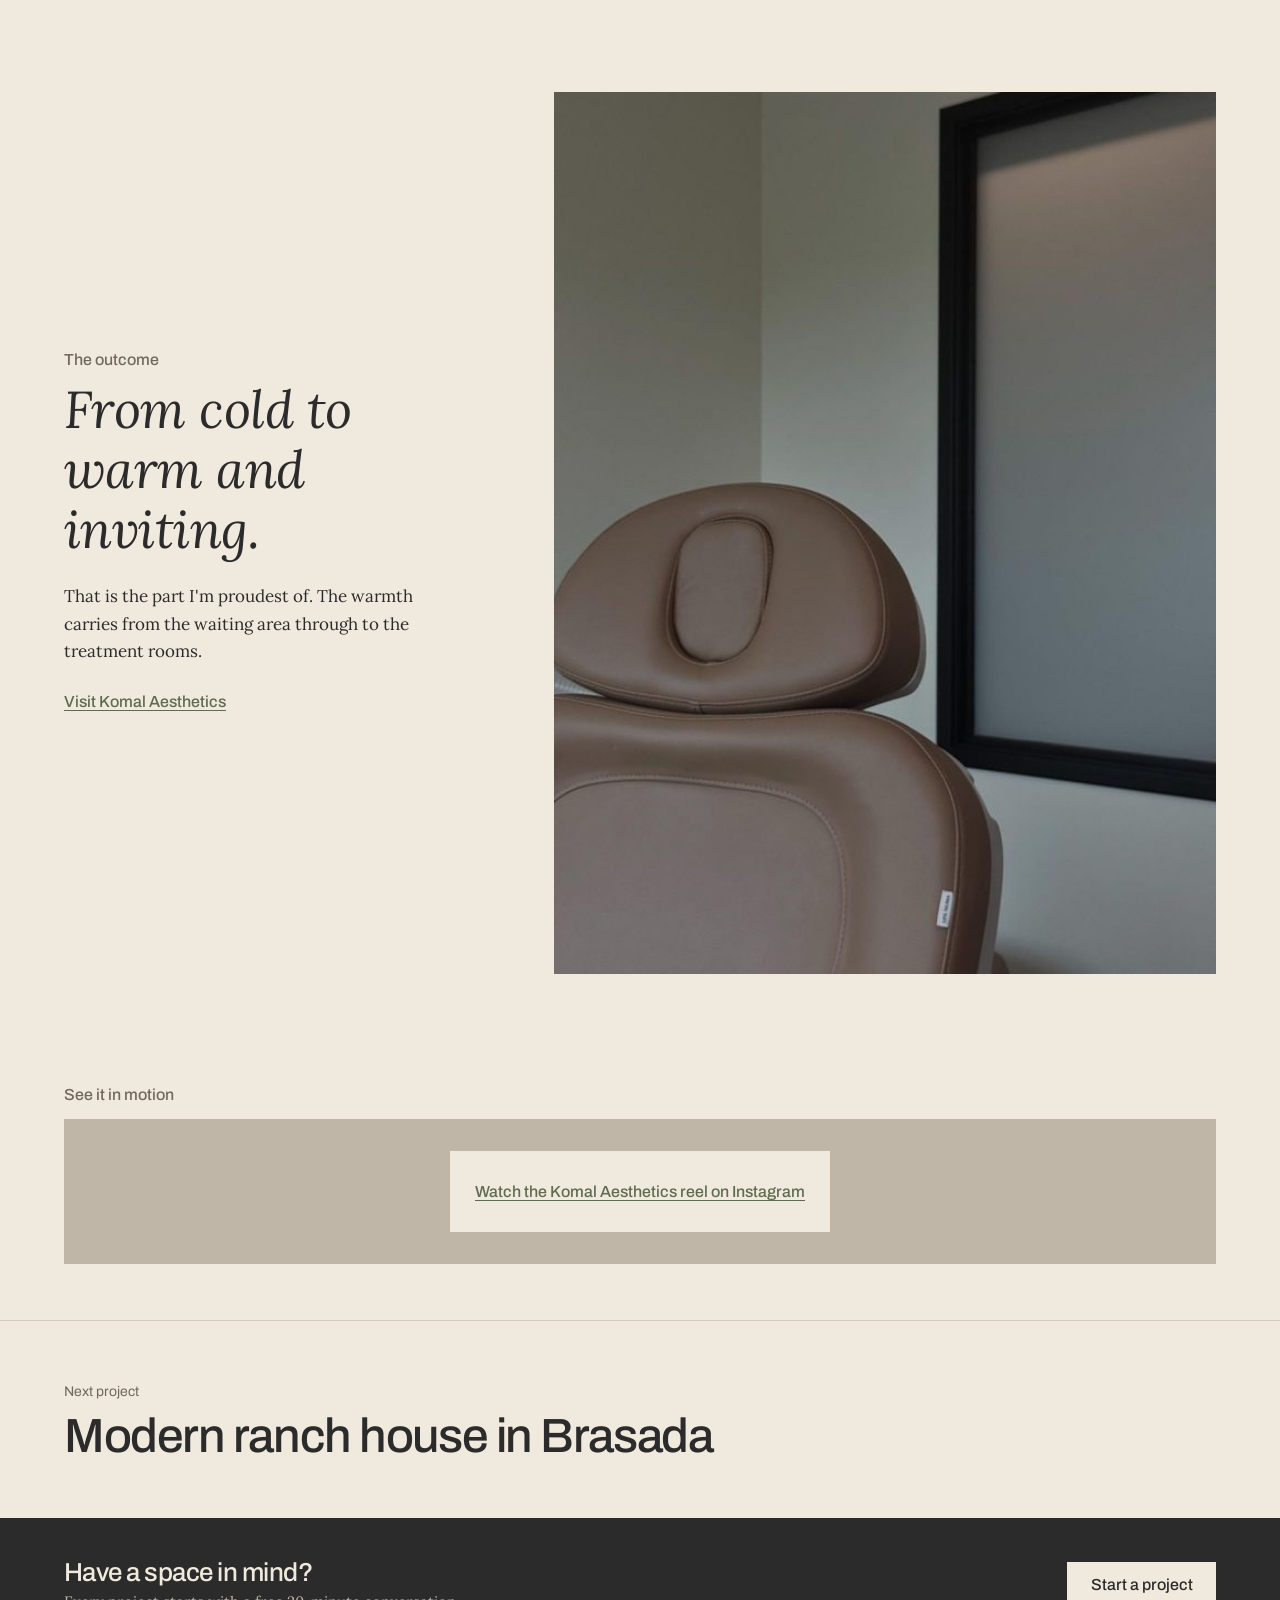
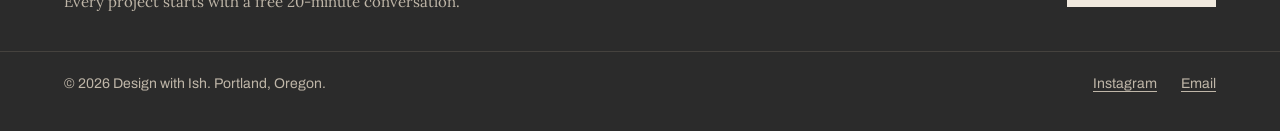
<file: komal.html>
<!doctype html>
<html lang="en">
<head>
  <meta charset="utf-8">
  <meta name="viewport" content="width=device-width, initial-scale=1">
  <title>Komal Aesthetics & Wellness, Hillsboro Med Spa Interior | Design with Ish</title>
  <meta name="description" content="How Ish turned a cold office suite in Hillsboro, Oregon into a warm, wabi-sabi med spa: furnishing, layout, color, and lighting.">
  <link rel="canonical" href="https://designwithish.com/komal.html">
  <meta property="og:title" content="Komal Aesthetics & Wellness, Hillsboro Med Spa Interior | Design with Ish">
  <meta property="og:description" content="How Ish turned a cold office suite in Hillsboro, Oregon into a warm, wabi-sabi med spa: furnishing, layout, color, and lighting.">
  <meta property="og:type" content="website">
  <meta property="og:image" content="https://designwithish.com/assets/komal-lamp.jpg">
  <meta property="og:url" content="https://designwithish.com/komal.html">
  <link rel="preconnect" href="https://fonts.googleapis.com">
  <link rel="preconnect" href="https://fonts.gstatic.com" crossorigin>
  <link href="https://fonts.googleapis.com/css2?family=Archivo:wght@400;500;600&family=Lora:ital,wght@0,400;1,400&display=swap" rel="stylesheet">
  <link rel="icon" href="favicon.svg" type="image/svg+xml">
  <link rel="stylesheet" href="brand/tokens.css?v=11202040">
  <link rel="stylesheet" href="styles.css?v=11202040">
</head>
<body class="page-feature">

<header class="site-header">
  <a class="wordmark" href="index.html" aria-label="Design with Ish, home">
    <svg class="mark" width="26" height="26" viewBox="0 0 40 40" aria-hidden="true">
      <rect x="1.5" y="1.5" width="37" height="37" fill="none" stroke="currentColor" stroke-width="3"/>
      <rect x="24" y="24" width="10" height="10" fill="#C9933F"/>
    </svg>
    <span>design with ish</span>
  </a>
  <button class="nav-toggle" aria-expanded="false" aria-controls="site-nav">Menu</button>
  <nav id="site-nav" class="site-nav">
    <a href="work.html" aria-current="page">Work</a>
    <a href="services.html">Services</a>
    <a href="about.html">About</a>
    <a href="contact.html" class="nav-cta">Start a project</a>
  </nav>
</header>

<main>

  <article class="feature">

    <header class="ed feature-head">
      <p class="ed-kicker"><a href="work.html">Work</a> / Med spa</p>
      <h1>Komal Aesthetics &amp; Wellness</h1>
      <p class="ed-standfirst">An office suite in Hillsboro, turned into a med spa where the calm starts before the appointment does.</p>
    </header>

    <div class="ed feature-open">
      <figure class="feature-open-image"><img src="assets/komal-lamp.jpg" srcset="assets/komal-lamp-600.jpg 600w, assets/komal-lamp.jpg 1200w, assets/komal-lamp-1800.jpg 1440w" sizes="(min-width: 900px) 620px, 92vw" alt="A brass floor lamp with five glowing glass globes in the corner behind a curved olive velvet sofa, beside a framed gold-and-black mandala" width="1440" height="1920"></figure>
      <dl class="feature-facts">
        <div><dt>Where</dt><dd>Hillsboro, Oregon</dd></div>
        <div><dt>Client</dt><dd>Komal Aesthetics &amp; Wellness</dd></div>
        <div><dt>When</dt><dd>2025</dd></div>
        <div><dt>Scope</dt><dd>Furnishing, layout, color, lighting</dd></div>
        <div><dt>Style</dt><dd>Wabi-sabi</dd></div>
      </dl>
    </div>

    <section class="ed feature-text">
      <h2>The challenge</h2>
      <p>The space began as a plain office suite, and it felt like one: cold. A med spa asks for the opposite. People should feel looked after from the moment they sit down.</p>
    </section>

    <div class="ed feature-pair">
      <figure class="feature-pair-a"><img src="assets/komal-chairs.jpg" srcset="assets/komal-chairs-600.jpg 600w, assets/komal-chairs.jpg 1200w, assets/komal-chairs-1800.jpg 1440w" sizes="(min-width: 900px) 520px, 92vw" alt="Two cream boucle armchairs and a stone side table against a soft, textured grey wall" width="1440" height="1920" loading="lazy"></figure>
      <figure class="feature-pair-b"><img src="assets/komal-sign.jpg" srcset="assets/komal-sign-600.jpg 600w, assets/komal-sign.jpg 1200w, assets/komal-sign-1800.jpg 1440w" sizes="(min-width: 900px) 340px, 70vw" alt="The Komal Aesthetics and Wellness sign in dark metal letters on a fluted wood panel" width="1440" height="1920" loading="lazy"></figure>
    </div>

    <section class="ed feature-text feature-text-right">
      <h2>The decisions</h2>
      <p>I rebuilt it around warmth, in the wabi-sabi spirit: quiet, imperfect, and natural. The layout was softened, the color taken down to earthen tones, and the lighting lowered so it glows instead of glaring.</p>
      <h2>The materials</h2>
      <p>Soft things against textured ones. Boucle and velvet to sink into, walls with a hand-worked finish, fluted wood, stone, and brass.</p>
    </section>

    <div class="ed feature-single">
      <figure><img src="assets/komal-treatment.jpg" srcset="assets/komal-treatment-600.jpg 600w, assets/komal-treatment.jpg 1200w, assets/komal-treatment-1800.jpg 1440w" sizes="(min-width: 900px) 560px, 92vw" alt="A taupe leather treatment chair in a quiet room with a black-framed panel on the wall" width="1440" height="1920" loading="lazy"></figure>
      <div class="feature-single-text">
        <h2>The outcome</h2>
        <p class="ed-quote">From cold to warm and inviting.</p>
        <p>That is the part I'm proudest of. The warmth carries from the waiting area through to the treatment rooms.</p>
        <p><a class="text-link" href="https://www.komalaestheticsandwellness.com/" target="_blank" rel="noopener noreferrer">Visit Komal Aesthetics</a></p>
      </div>
    </div>

    <div class="ed feature-reel">
      <h2>See it in motion</h2>
      <div class="project-embed">
        <blockquote class="instagram-media" data-instgrm-permalink="https://www.instagram.com/reel/DTQnETeDjyo/" data-instgrm-version="14">
          <a href="https://www.instagram.com/reel/DTQnETeDjyo/" target="_blank" rel="noopener noreferrer">Watch the Komal Aesthetics reel on Instagram</a>
        </blockquote>
      </div>
    </div>

    <nav class="ed feature-next" aria-label="More work">
      <a href="brasada.html"><span class="ed-kicker">Next project</span><span class="feature-next-title">Modern ranch house in Brasada</span></a>
    </nav>

  </article>

  <section class="next">
    <div>
      <p>Have a space in mind?</p>
      <p class="next-note">Every project starts with a free 20-minute conversation.</p>
    </div>
    <a class="button button-light" href="contact.html">Start a project</a>
  </section>

</main>

<footer class="site-footer">
  <p>© <span id="year">2026</span> Design with Ish. Portland, Oregon.</p>
  <p class="footer-links">
    <a href="https://www.instagram.com/designwithish/" target="_blank" rel="me noopener noreferrer">Instagram</a>
    <a href="mailto:designwithishpdx@gmail.com">Email</a>
  </p>
</footer>

<script async src="https://www.instagram.com/embed.js"></script>
<script src="script.js?v=11202040" defer></script>
</body>
</html>
</file>
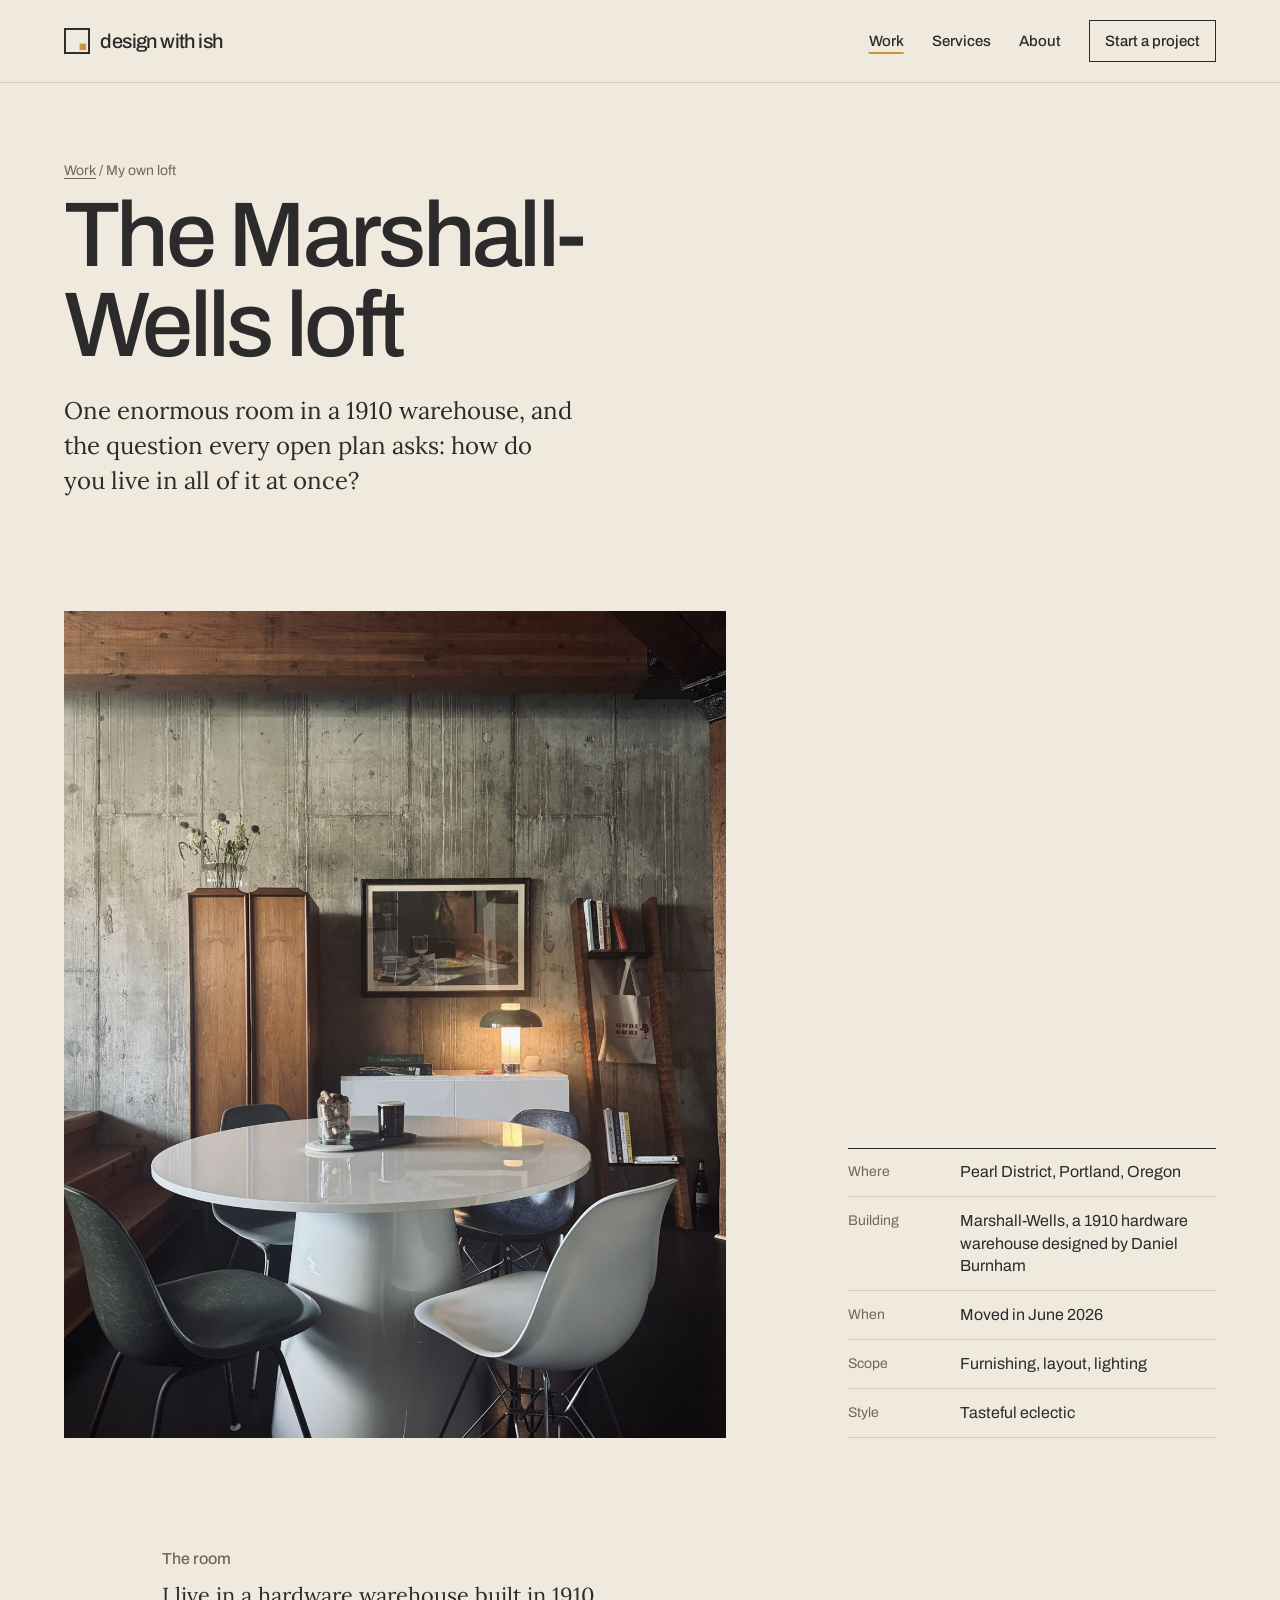
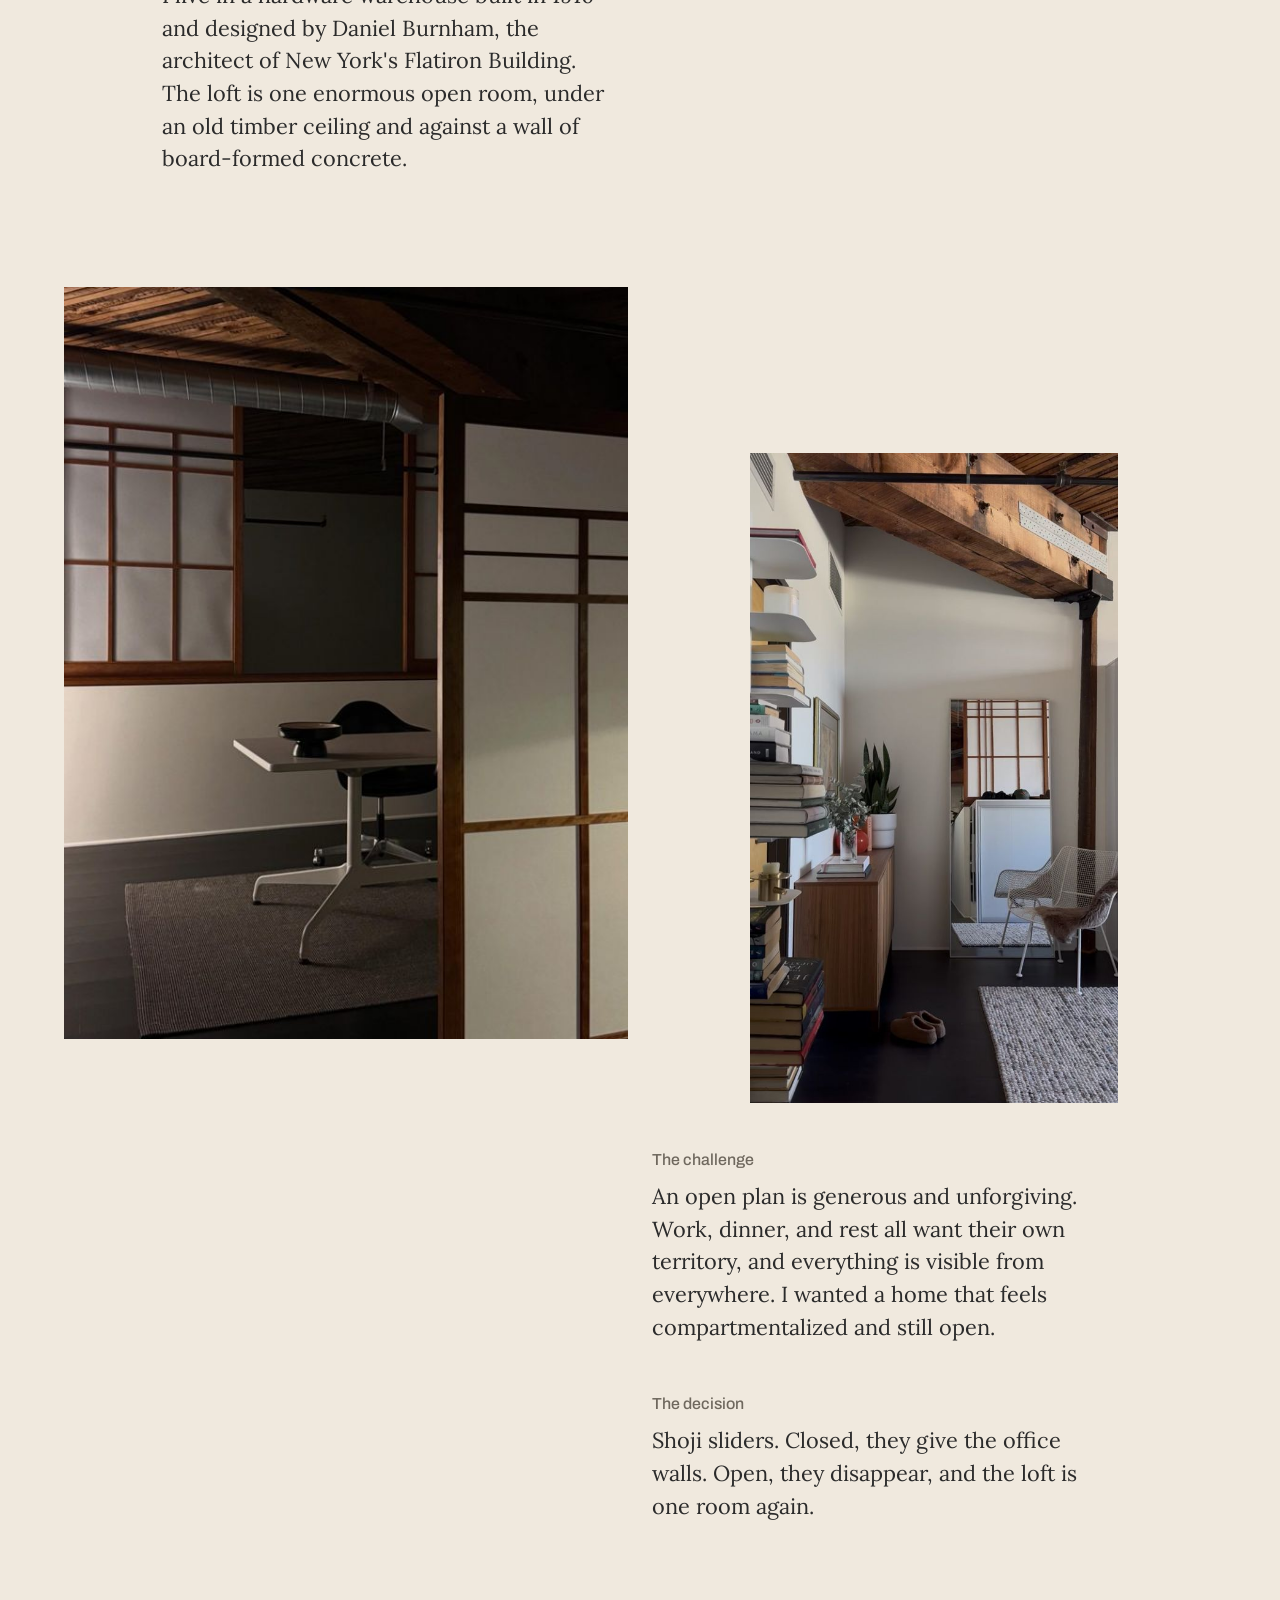
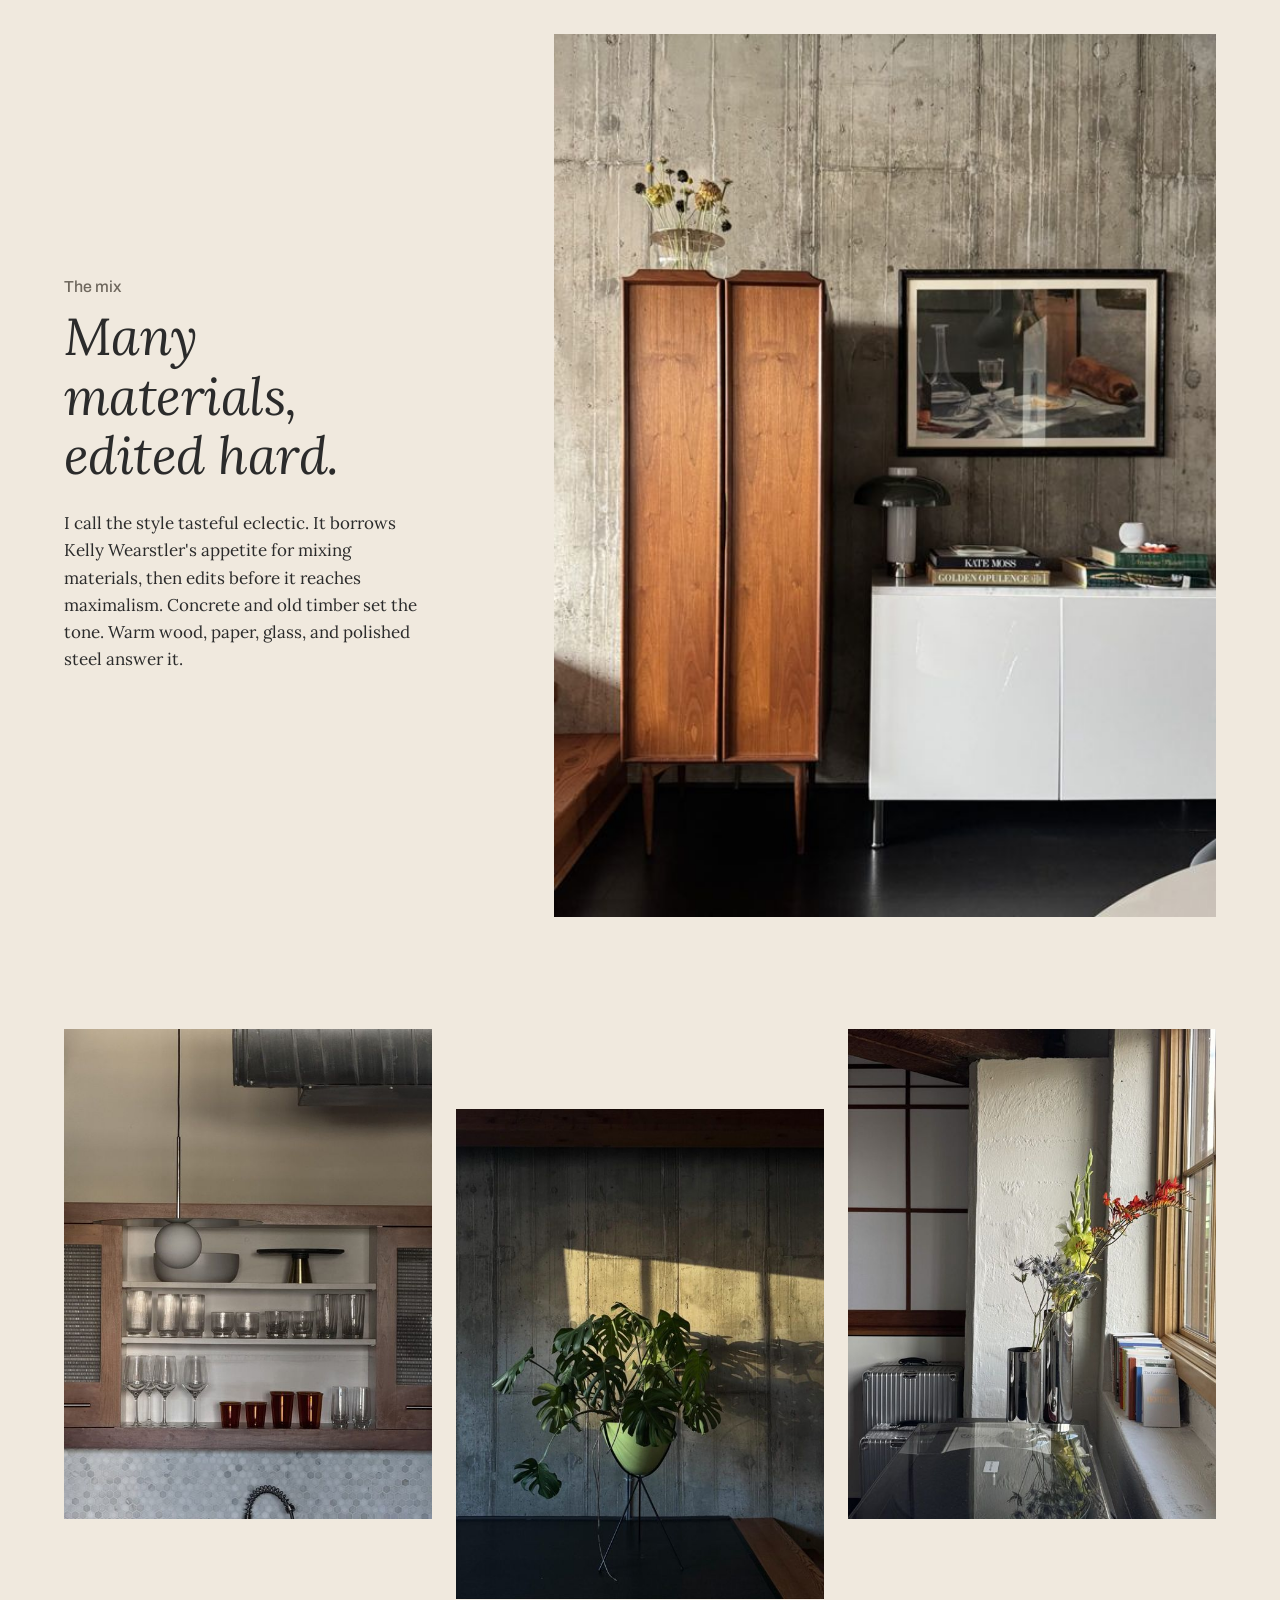
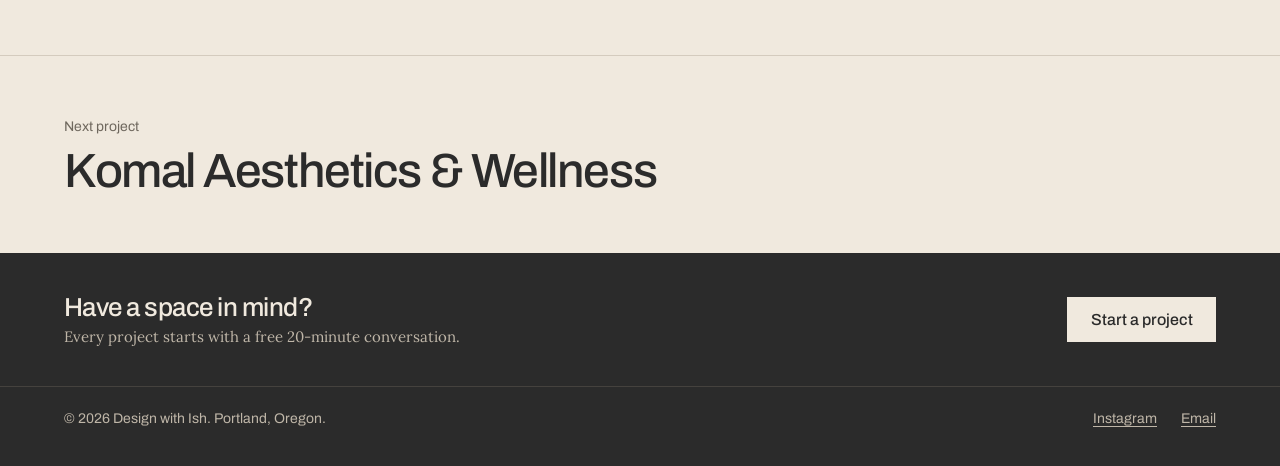
<file: loft.html>
<!doctype html>
<html lang="en">
<head>
  <meta charset="utf-8">
  <meta name="viewport" content="width=device-width, initial-scale=1">
  <title>The Marshall-Wells Loft, Portland | Design with Ish</title>
  <meta name="description" content="Inside Ish's loft in Portland's 1910 Marshall-Wells building: one open room divided by shoji screens, in a style she calls tasteful eclectic.">
  <link rel="canonical" href="https://designwithish.com/loft.html">
  <meta property="og:title" content="The Marshall-Wells Loft, Portland | Design with Ish">
  <meta property="og:description" content="Inside Ish's loft in Portland's 1910 Marshall-Wells building: one open room divided by shoji screens, in a style she calls tasteful eclectic.">
  <meta property="og:type" content="website">
  <meta property="og:image" content="https://designwithish.com/assets/loft-dining.jpg">
  <meta property="og:url" content="https://designwithish.com/loft.html">
  <link rel="preconnect" href="https://fonts.googleapis.com">
  <link rel="preconnect" href="https://fonts.gstatic.com" crossorigin>
  <link href="https://fonts.googleapis.com/css2?family=Archivo:wght@400;500;600&family=Lora:ital,wght@0,400;1,400&display=swap" rel="stylesheet">
  <link rel="icon" href="favicon.svg" type="image/svg+xml">
  <link rel="stylesheet" href="brand/tokens.css?v=11202040">
  <link rel="stylesheet" href="styles.css?v=11202040">
</head>
<body class="page-feature">

<header class="site-header">
  <a class="wordmark" href="index.html" aria-label="Design with Ish, home">
    <svg class="mark" width="26" height="26" viewBox="0 0 40 40" aria-hidden="true">
      <rect x="1.5" y="1.5" width="37" height="37" fill="none" stroke="currentColor" stroke-width="3"/>
      <rect x="24" y="24" width="10" height="10" fill="#C9933F"/>
    </svg>
    <span>design with ish</span>
  </a>
  <button class="nav-toggle" aria-expanded="false" aria-controls="site-nav">Menu</button>
  <nav id="site-nav" class="site-nav">
    <a href="work.html" aria-current="page">Work</a>
    <a href="services.html">Services</a>
    <a href="about.html">About</a>
    <a href="contact.html" class="nav-cta">Start a project</a>
  </nav>
</header>

<main>

  <article class="feature">

    <header class="ed feature-head">
      <p class="ed-kicker"><a href="work.html">Work</a> / My own loft</p>
      <h1>The Marshall-Wells loft</h1>
      <p class="ed-standfirst">One enormous room in a 1910 warehouse, and the question every open plan asks: how do you live in all of it at once?</p>
    </header>

    <div class="ed feature-open">
      <figure class="feature-open-image"><img src="assets/loft-dining.jpg" srcset="assets/loft-dining-600.jpg 600w, assets/loft-dining.jpg 1200w, assets/loft-dining-1800.jpg 1800w" sizes="(min-width: 900px) 620px, 92vw" alt="A round white dining table and mismatched shell chairs against a board-formed concrete wall, with a tall wood cabinet, a framed still life, and a lit table lamp" width="1800" height="2400"></figure>
      <dl class="feature-facts">
        <div><dt>Where</dt><dd>Pearl District, Portland, Oregon</dd></div>
        <div><dt>Building</dt><dd>Marshall-Wells, a 1910 hardware warehouse designed by Daniel Burnham</dd></div>
        <div><dt>When</dt><dd>Moved in June 2026</dd></div>
        <div><dt>Scope</dt><dd>Furnishing, layout, lighting</dd></div>
        <div><dt>Style</dt><dd>Tasteful eclectic</dd></div>
      </dl>
    </div>

    <section class="ed feature-text">
      <h2>The room</h2>
      <p>I live in a hardware warehouse built in 1910 and designed by Daniel Burnham, the architect of New York's Flatiron Building. The loft is one enormous open room, under an old timber ceiling and against a wall of board-formed concrete.</p>
    </section>

    <div class="ed feature-pair">
      <figure class="feature-pair-a"><img src="assets/loft-office.jpg" srcset="assets/loft-office-600.jpg 600w, assets/loft-office.jpg 1200w, assets/loft-office-1800.jpg 1536w" sizes="(min-width: 900px) 520px, 92vw" alt="The office behind the sliding screens: a white desk, a black shell chair, and a woven rug under the timber ceiling" width="1800" height="2400" loading="lazy"></figure>
      <figure class="feature-pair-b"><img src="assets/loft-entry.jpg" srcset="assets/loft-entry-600.jpg 600w, assets/loft-entry.jpg 1200w" sizes="(min-width: 900px) 340px, 70vw" alt="The entry: a tall stack of books on floating shelves, a wood credenza with eucalyptus and a snake plant, a mesh chair, and a mirror reflecting the shoji screens under a timber beam" width="1000" height="1767" loading="lazy"></figure>
    </div>

    <section class="ed feature-text feature-text-right">
      <h2>The challenge</h2>
      <p>An open plan is generous and unforgiving. Work, dinner, and rest all want their own territory, and everything is visible from everywhere. I wanted a home that feels compartmentalized and still open.</p>
      <h2>The decision</h2>
      <p>Shoji sliders. Closed, they give the office walls. Open, they disappear, and the loft is one room again.</p>
    </section>

    <div class="ed feature-single">
      <figure><img src="assets/loft-cabinet.jpg" srcset="assets/loft-cabinet-600.jpg 600w, assets/loft-cabinet.jpg 1200w, assets/loft-cabinet-1800.jpg 1800w" sizes="(min-width: 900px) 560px, 92vw" alt="A tall wood cabinet beside a white sideboard with books and a green lamp, under a framed still life" width="1800" height="2400" loading="lazy"></figure>
      <div class="feature-single-text">
        <h2>The mix</h2>
        <p class="ed-quote">Many materials, edited hard.</p>
        <p>I call the style tasteful eclectic. It borrows Kelly Wearstler's appetite for mixing materials, then edits before it reaches maximalism. Concrete and old timber set the tone. Warm wood, paper, glass, and polished steel answer it.</p>
      </div>
    </div>

    <div class="ed feature-trio">
      <figure><img src="assets/loft-kitchen.jpg" srcset="assets/loft-kitchen-600.jpg 600w, assets/loft-kitchen.jpg 1200w, assets/loft-kitchen-1800.jpg 1512w" sizes="(min-width: 900px) 330px, 92vw" alt="Open kitchen shelves of ribbed and amber glassware between wood cabinets, with a disc-and-globe pendant light in front" width="1800" height="2400" loading="lazy"></figure>
      <figure><img src="assets/loft-light.jpg" srcset="assets/loft-light-600.jpg 600w, assets/loft-light.jpg 1200w, assets/loft-light-1800.jpg 1536w" sizes="(min-width: 900px) 330px, 92vw" alt="A monstera in a green bullet planter, lit by late sun against the concrete wall" width="1800" height="2400" loading="lazy"></figure>
      <figure><img src="assets/loft-window.jpg" srcset="assets/loft-window-600.jpg 600w, assets/loft-window.jpg 1200w, assets/loft-window-1800.jpg 1800w" sizes="(min-width: 900px) 330px, 92vw" alt="Flowers in two polished steel vases beside a plaster column and a window ledge lined with books, with a sliding screen behind" width="1800" height="2400" loading="lazy"></figure>
    </div>

    <nav class="ed feature-next" aria-label="More work">
      <a href="komal.html"><span class="ed-kicker">Next project</span><span class="feature-next-title">Komal Aesthetics &amp; Wellness</span></a>
    </nav>

  </article>

  <section class="next">
    <div>
      <p>Have a space in mind?</p>
      <p class="next-note">Every project starts with a free 20-minute conversation.</p>
    </div>
    <a class="button button-light" href="contact.html">Start a project</a>
  </section>

</main>

<footer class="site-footer">
  <p>© <span id="year">2026</span> Design with Ish. Portland, Oregon.</p>
  <p class="footer-links">
    <a href="https://www.instagram.com/designwithish/" target="_blank" rel="me noopener noreferrer">Instagram</a>
    <a href="mailto:designwithishpdx@gmail.com">Email</a>
  </p>
</footer>

<script src="script.js?v=11202040" defer></script>
</body>
</html>
</file>
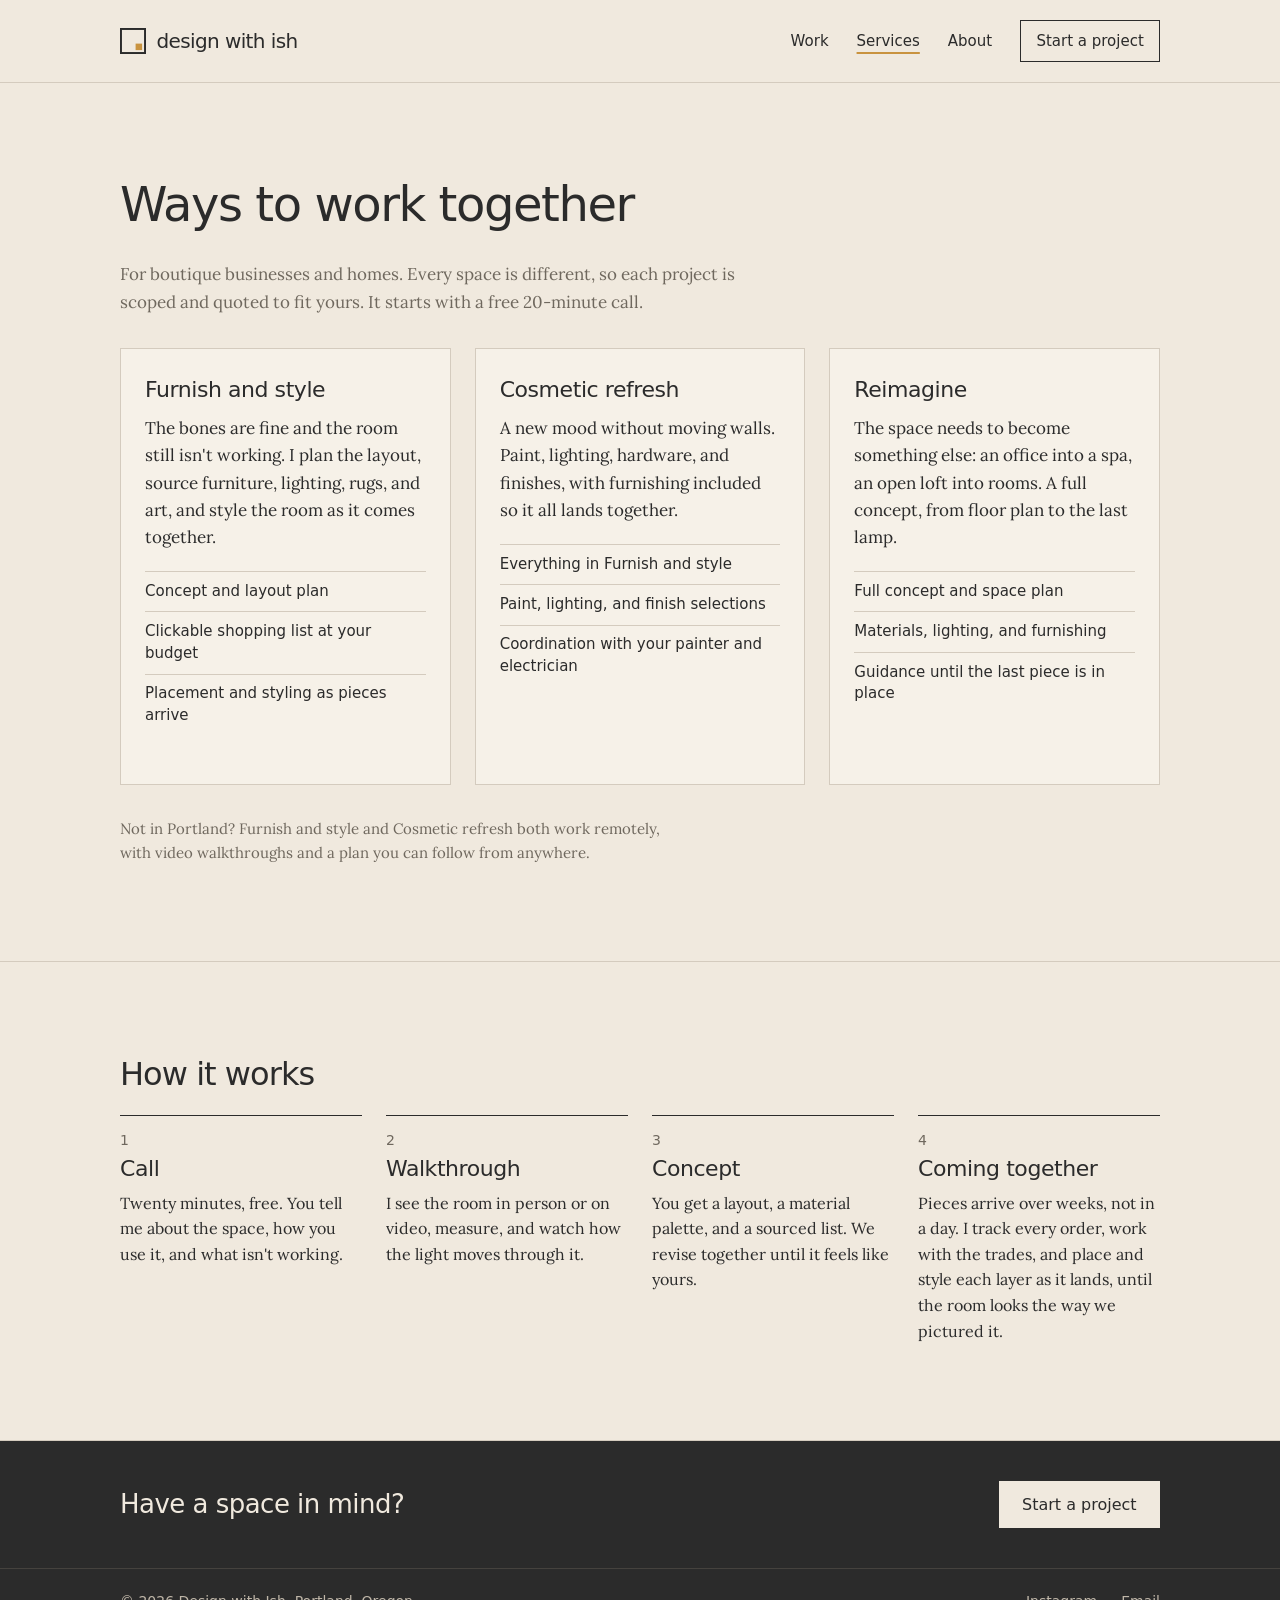
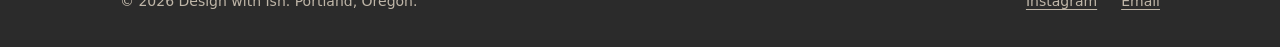
<file: process.html>
<!doctype html>
<html lang="en">
<head>
  <meta charset="utf-8">
  <meta name="viewport" content="width=device-width, initial-scale=1">
  <title>How it works | Design with Ish</title>
  <meta http-equiv="refresh" content="0; url=services.html#how-it-works">
  <link rel="canonical" href="https://designwithish.com/services.html">
  <meta name="robots" content="noindex">
  <meta name="description" content="Four steps from a free first call to a finished room.">
  <meta property="og:title" content="How it works | Design with Ish">
  <meta property="og:description" content="Four steps from a free first call to a finished room.">
  <meta property="og:image" content="https://designwithish.com/assets/loft-dining.jpg">
  <meta property="og:url" content="https://designwithish.com/process.html">
  <link rel="preconnect" href="https://fonts.googleapis.com">
  <link rel="preconnect" href="https://fonts.gstatic.com" crossorigin>
  <link href="https://fonts.googleapis.com/css2?family=Archivo:wght@400;500;600&family=Lora:ital,wght@0,400;1,400&display=swap" rel="stylesheet">
  <link rel="icon" href="favicon.svg" type="image/svg+xml">
  <link rel="stylesheet" href="brand/tokens.css?v=11091459">
  <link rel="stylesheet" href="styles.css?v=11091459">
</head>
<body>
<p style="padding:2rem;font-family:sans-serif">This page has moved. <a href="services.html#how-it-works">See how it works</a>.</p>
</body>
</html>
</file>
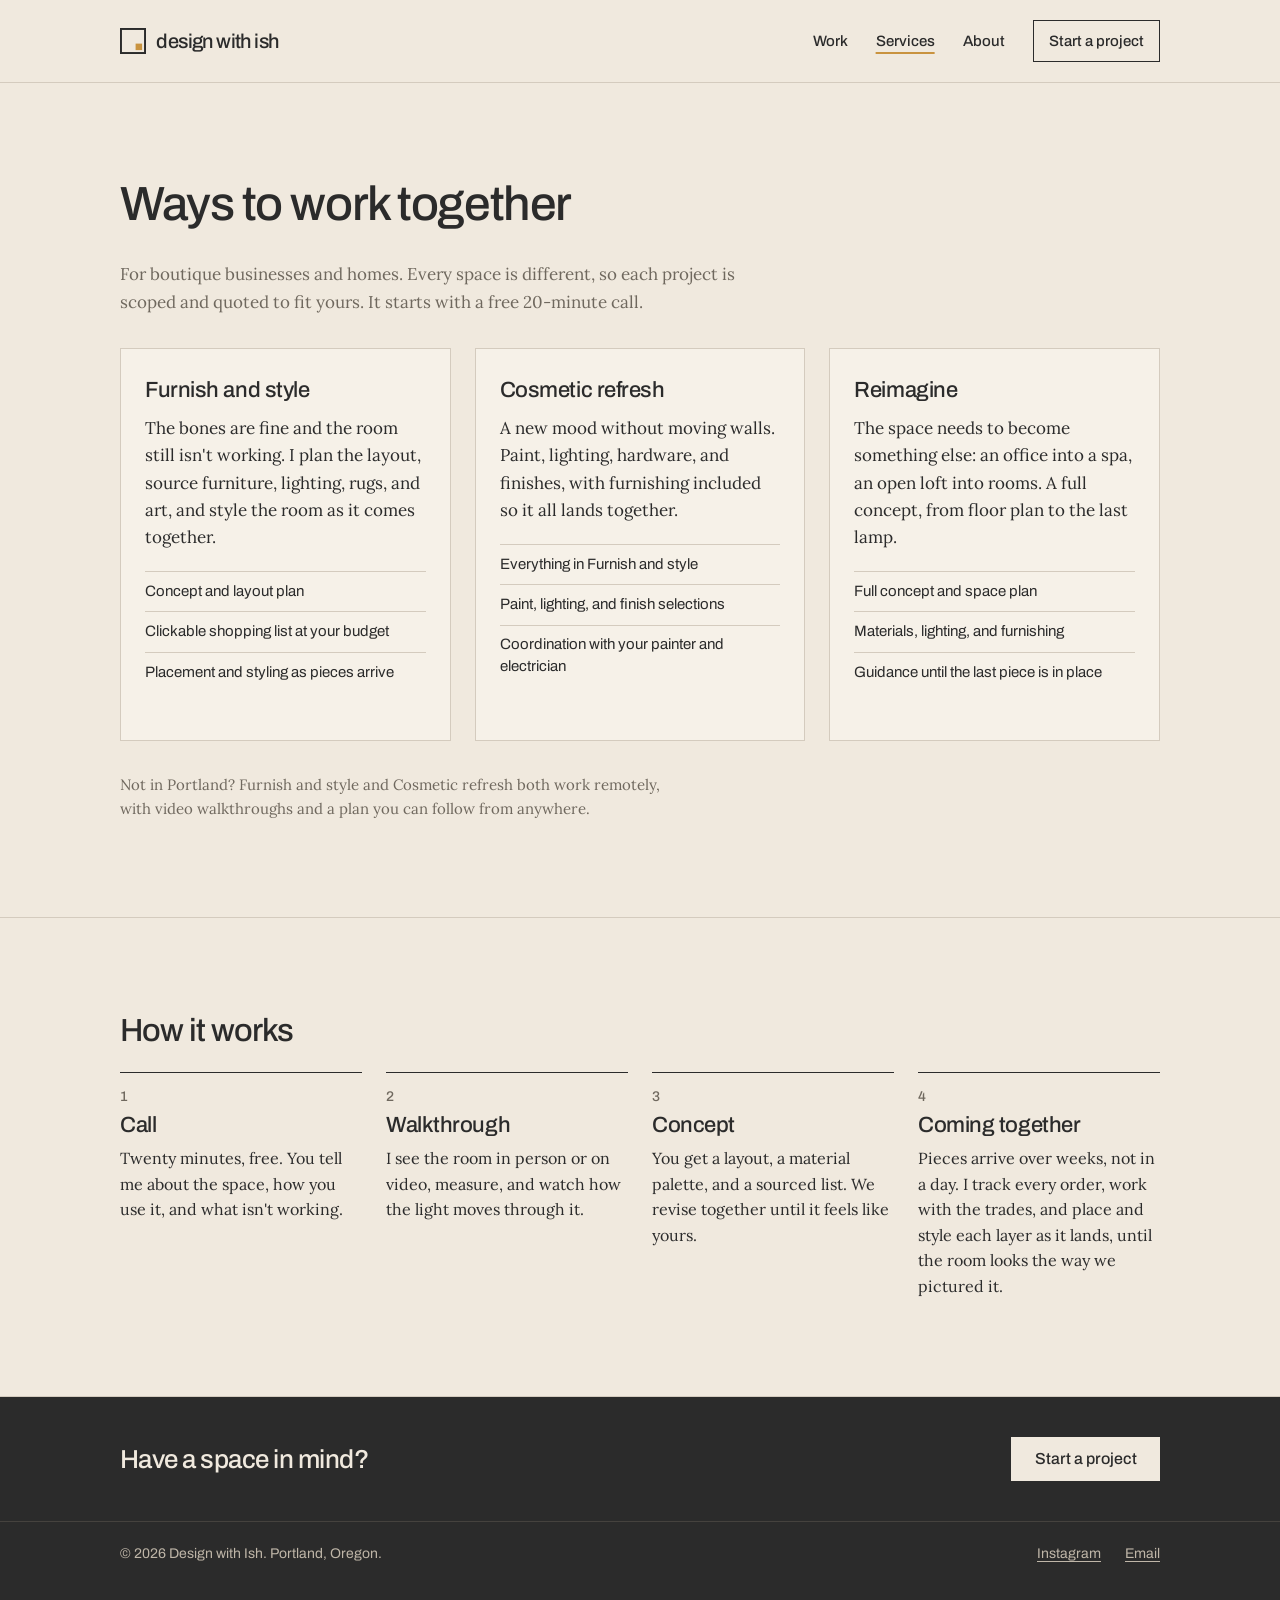
<file: services.html>
<!doctype html>
<html lang="en">
<head>
  <meta charset="utf-8">
  <meta name="viewport" content="width=device-width, initial-scale=1">
  <title>Interior Design Services in Portland and Remote | Design with Ish</title>
  <meta name="description" content="Furnishing and styling, cosmetic refreshes, and full reimaginings for boutique businesses and homes, in Portland or remotely. Every project starts with a free 20-minute call.">
  <link rel="canonical" href="https://designwithish.com/services.html">
  <meta property="og:title" content="Interior Design Services in Portland and Remote | Design with Ish">
  <meta property="og:description" content="Furnishing and styling, cosmetic refreshes, and full reimaginings for boutique businesses and homes, in Portland or remotely. Every project starts with a free 20-minute call.">
  <meta property="og:type" content="website">
  <meta property="og:image" content="https://designwithish.com/assets/loft-dining.jpg">
  <meta property="og:url" content="https://designwithish.com/services.html">
  <link rel="preconnect" href="https://fonts.googleapis.com">
  <link rel="preconnect" href="https://fonts.gstatic.com" crossorigin>
  <link href="https://fonts.googleapis.com/css2?family=Archivo:wght@400;500;600&family=Lora:ital,wght@0,400;1,400&display=swap" rel="stylesheet">
  <link rel="icon" href="favicon.svg" type="image/svg+xml">
  <link rel="stylesheet" href="brand/tokens.css?v=11202040">
  <link rel="stylesheet" href="styles.css?v=11202040">
</head>
<body>

<header class="site-header">
  <a class="wordmark" href="index.html" aria-label="Design with Ish, home">
    <svg class="mark" width="26" height="26" viewBox="0 0 40 40" aria-hidden="true">
      <rect x="1.5" y="1.5" width="37" height="37" fill="none" stroke="currentColor" stroke-width="3"/>
      <rect x="24" y="24" width="10" height="10" fill="#C9933F"/>
    </svg>
    <span>design with ish</span>
  </a>
  <button class="nav-toggle" aria-expanded="false" aria-controls="site-nav">Menu</button>
  <nav id="site-nav" class="site-nav">
    <a href="work.html">Work</a>
    <a href="services.html" aria-current="page">Services</a>
    <a href="about.html">About</a>
    <a href="contact.html" class="nav-cta">Start a project</a>
  </nav>
</header>

<main>

  <section class="services">
    <h1 class="page-title">Ways to work together</h1>
    <p class="section-intro">For boutique businesses and homes. Every space is different, so each project is scoped and quoted to fit yours. It starts with a free 20-minute call.</p>
    <div class="service-grid">
      <article class="service">
        <h2>Furnish and style</h2>
        <p>The bones are fine and the room still isn't working. I plan the layout, source furniture, lighting, rugs, and art, and style the room as it comes together.</p>
        <ul>
          <li>Concept and layout plan</li>
          <li>Clickable shopping list at your budget</li>
          <li>Placement and styling as pieces arrive</li>
        </ul>
      </article>
      <article class="service">
        <h2>Cosmetic refresh</h2>
        <p>A new mood without moving walls. Paint, lighting, hardware, and finishes, with furnishing included so it all lands together.</p>
        <ul>
          <li>Everything in Furnish and style</li>
          <li>Paint, lighting, and finish selections</li>
          <li>Coordination with your painter and electrician</li>
        </ul>
      </article>
      <article class="service">
        <h2>Reimagine</h2>
        <p>The space needs to become something else: an office into a spa, an open loft into rooms. A full concept, from floor plan to the last lamp.</p>
        <ul>
          <li>Full concept and space plan</li>
          <li>Materials, lighting, and furnishing</li>
          <li>Guidance until the last piece is in place</li>
        </ul>
      </article>
    </div>
    <p class="services-note">Not in Portland? Furnish and style and Cosmetic refresh both work remotely, with video walkthroughs and a plan you can follow from anywhere.</p>
  </section>

  <section id="how-it-works" class="process">
    <h2>How it works</h2>
    <ol class="steps">
      <li>
        <h3>Call</h3>
        <p>Twenty minutes, free. You tell me about the space, how you use it, and what isn't working.</p>
      </li>
      <li>
        <h3>Walkthrough</h3>
        <p>I see the room in person or on video, measure, and watch how the light moves through it.</p>
      </li>
      <li>
        <h3>Concept</h3>
        <p>You get a layout, a material palette, and a sourced list. We revise together until it feels like yours.</p>
      </li>
      <li>
        <h3>Coming together</h3>
        <p>Pieces arrive over weeks, not in a day. I track every order, work with the trades, and place and style each layer as it lands, until the room looks the way we pictured it.</p>
      </li>
    </ol>
  </section>

  <section class="next">
    <p>Have a space in mind?</p>
    <a class="button button-light" href="contact.html">Start a project</a>
  </section>

</main>

<footer class="site-footer">
  <p>© <span id="year">2026</span> Design with Ish. Portland, Oregon.</p>
  <p class="footer-links">
    <a href="https://www.instagram.com/designwithish/" target="_blank" rel="me noopener noreferrer">Instagram</a>
    <a href="mailto:designwithishpdx@gmail.com">Email</a>
  </p>
</footer>

<script src="script.js?v=11202040" defer></script>
</body>
</html>
</file>
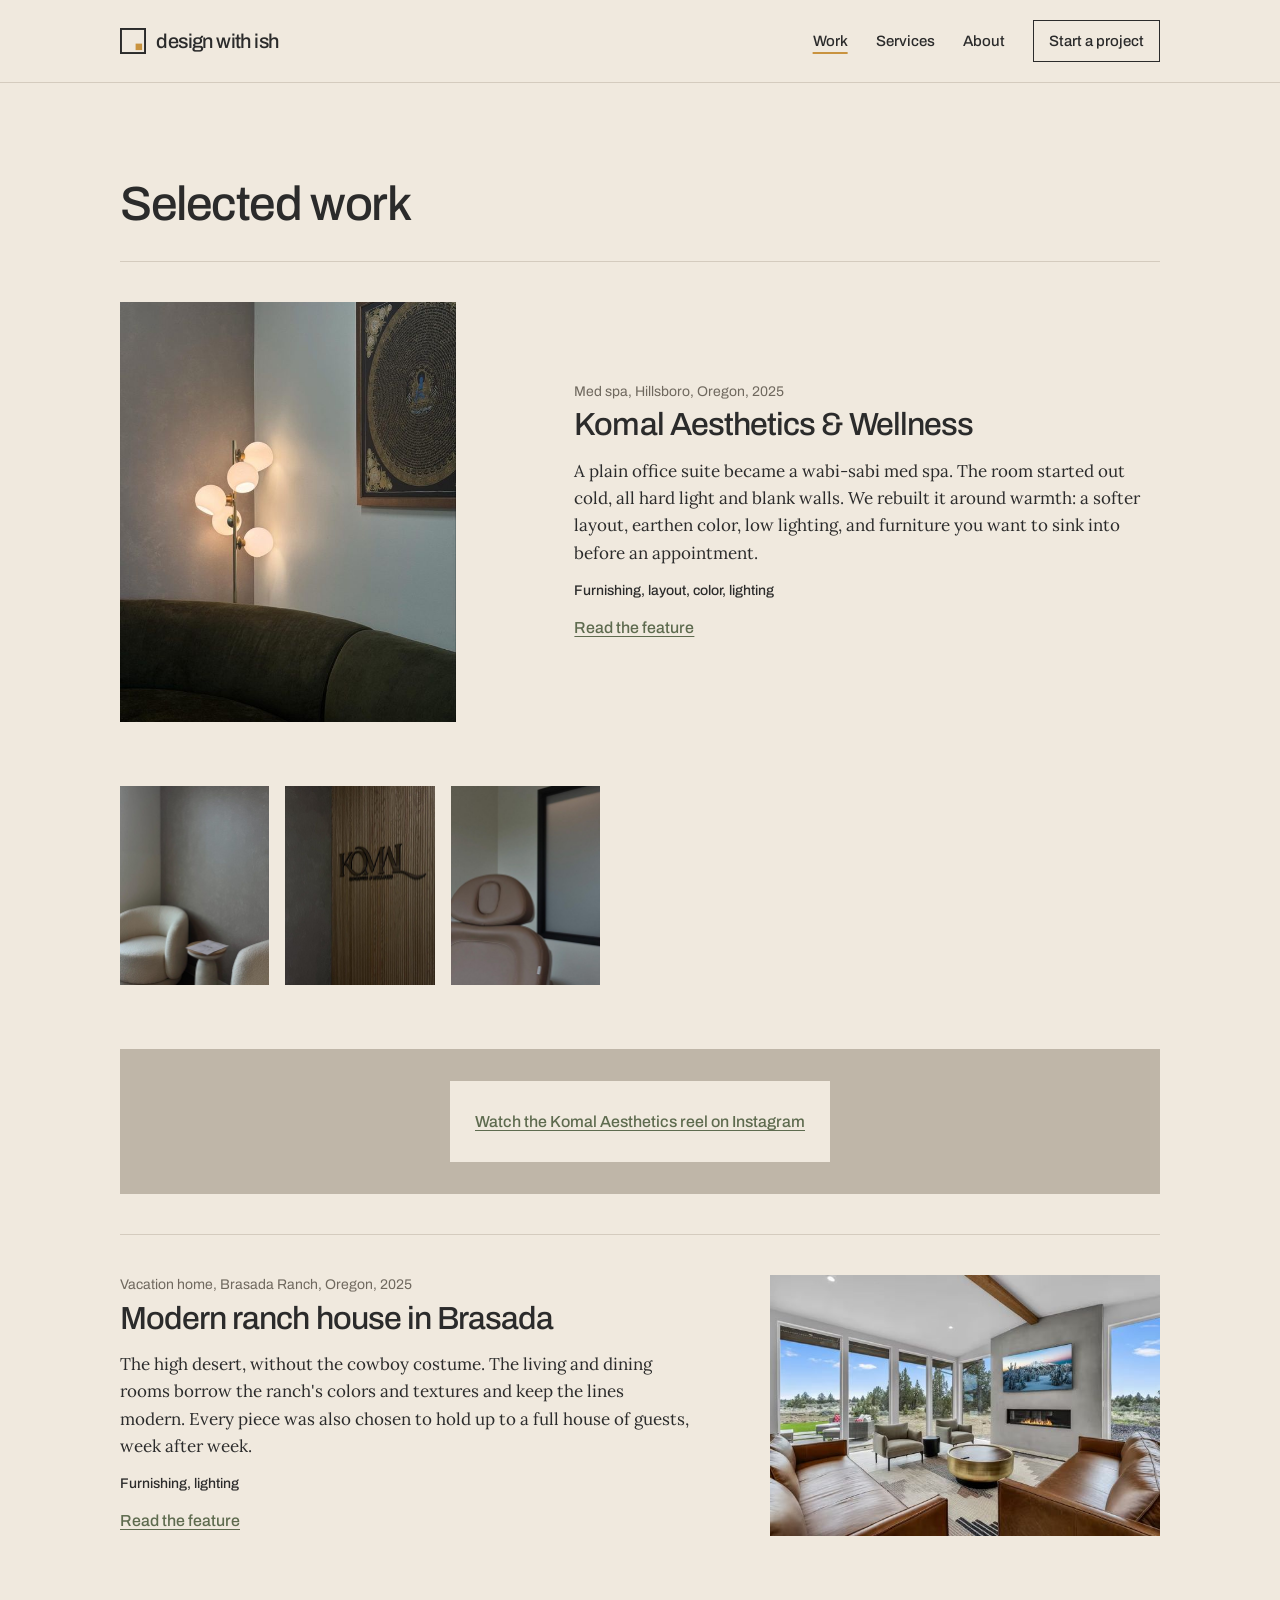
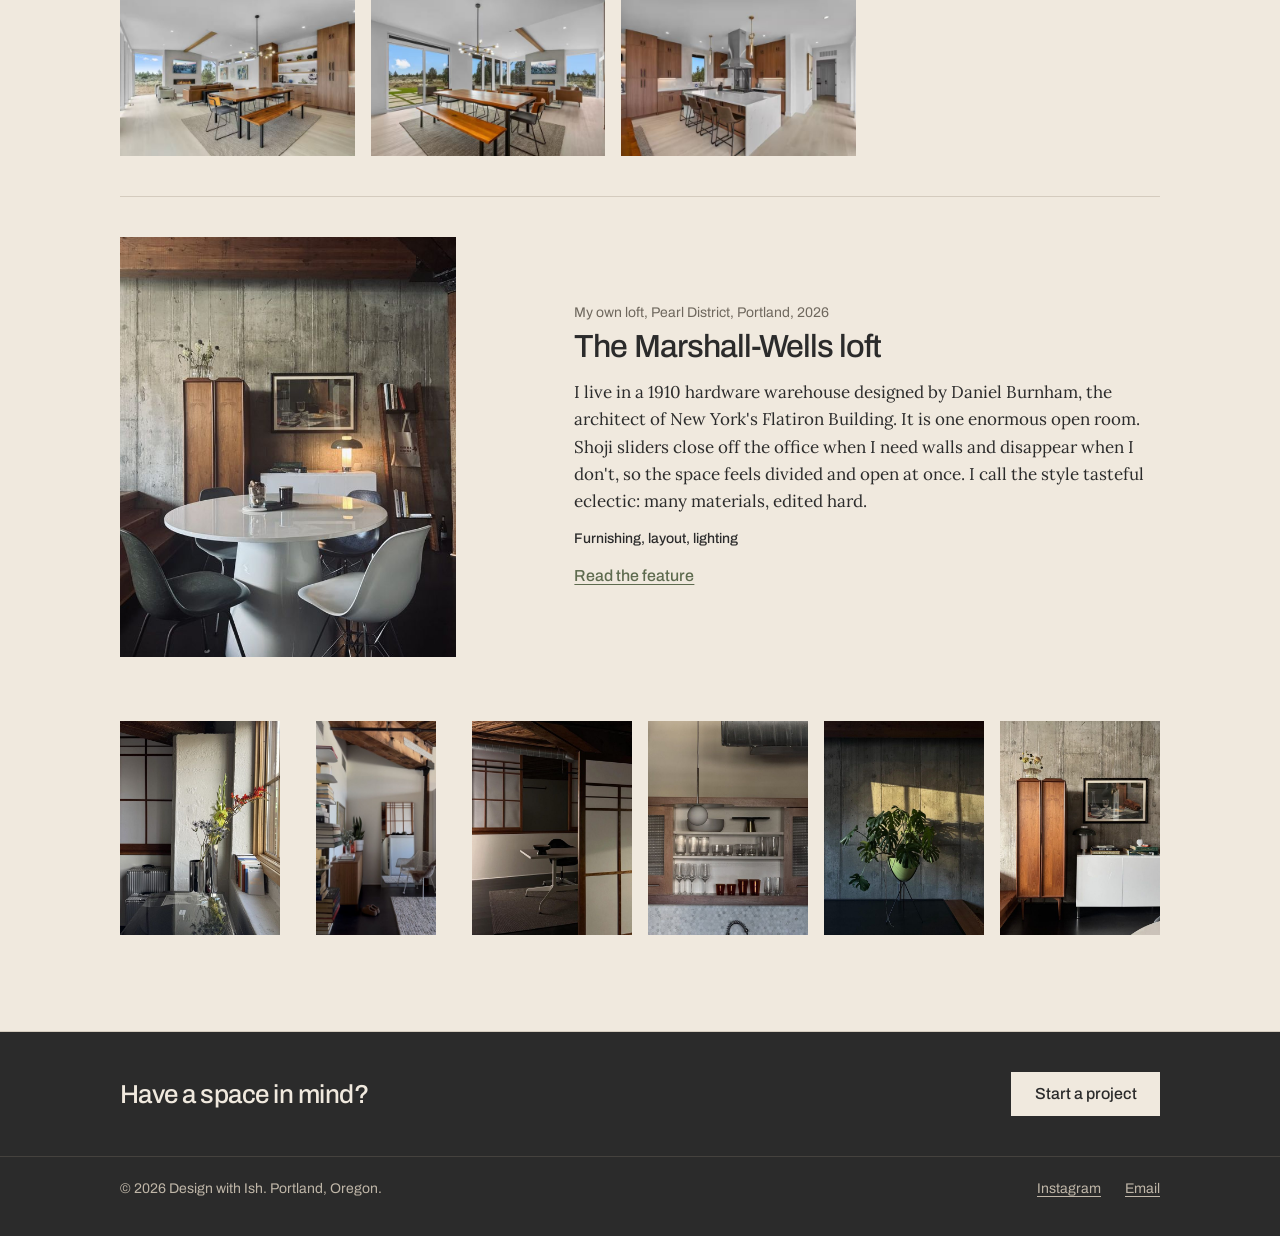
<file: work.html>
<!doctype html>
<html lang="en">
<head>
  <meta charset="utf-8">
  <meta name="viewport" content="width=device-width, initial-scale=1">
  <title>Interior Design Portfolio | Design with Ish, Portland</title>
  <meta name="description" content="Interior design work by Ish: a wabi-sabi med spa in Hillsboro, a modern ranch house in Brasada, and a loft in Portland's Marshall-Wells building.">
  <link rel="canonical" href="https://designwithish.com/work.html">
  <meta property="og:title" content="Interior Design Portfolio | Design with Ish, Portland">
  <meta property="og:description" content="Interior design work by Ish: a wabi-sabi med spa in Hillsboro, a modern ranch house in Brasada, and a loft in Portland's Marshall-Wells building.">
  <meta property="og:type" content="website">
  <meta property="og:image" content="https://designwithish.com/assets/loft-dining.jpg">
  <meta property="og:url" content="https://designwithish.com/work.html">
  <link rel="preconnect" href="https://fonts.googleapis.com">
  <link rel="preconnect" href="https://fonts.gstatic.com" crossorigin>
  <link href="https://fonts.googleapis.com/css2?family=Archivo:wght@400;500;600&family=Lora:ital,wght@0,400;1,400&display=swap" rel="stylesheet">
  <link rel="icon" href="favicon.svg" type="image/svg+xml">
  <link rel="stylesheet" href="brand/tokens.css?v=11202040">
  <link rel="stylesheet" href="styles.css?v=11202040">
</head>
<body>

<header class="site-header">
  <a class="wordmark" href="index.html" aria-label="Design with Ish, home">
    <svg class="mark" width="26" height="26" viewBox="0 0 40 40" aria-hidden="true">
      <rect x="1.5" y="1.5" width="37" height="37" fill="none" stroke="currentColor" stroke-width="3"/>
      <rect x="24" y="24" width="10" height="10" fill="#C9933F"/>
    </svg>
    <span>design with ish</span>
  </a>
  <button class="nav-toggle" aria-expanded="false" aria-controls="site-nav">Menu</button>
  <nav id="site-nav" class="site-nav">
    <a href="work.html" aria-current="page">Work</a>
    <a href="services.html">Services</a>
    <a href="about.html">About</a>
    <a href="contact.html" class="nav-cta">Start a project</a>
  </nav>
</header>

<main>

  <section class="work">
    <h1 class="page-title">Selected work</h1>

    <article class="project" id="komal">
      <figure class="project-image has-photo">
        <img src="assets/komal-lamp.jpg" srcset="assets/komal-lamp-600.jpg 600w, assets/komal-lamp.jpg 1200w" sizes="(min-width: 820px) 480px, 90vw" alt="A brass floor lamp with five glowing glass globes in the corner behind a curved olive velvet sofa, beside a framed gold-and-black mandala" width="1200" height="1600" loading="lazy">
      </figure>
      <div class="project-text">
        <p class="project-meta">Med spa, Hillsboro, Oregon, 2025</p>
        <h2>Komal Aesthetics &amp; Wellness</h2>
        <p>A plain office suite became a wabi-sabi med spa. The room started out cold, all hard light and blank walls. We rebuilt it around warmth: a softer layout, earthen color, low lighting, and furniture you want to sink into before an appointment.</p>
        <p class="project-scope">Furnishing, layout, color, lighting</p>
        <a class="text-link" href="komal.html">Read the feature</a>
      </div>
      <div class="project-gallery">
        <img src="assets/komal-chairs.jpg" srcset="assets/komal-chairs-600.jpg 600w, assets/komal-chairs.jpg 1200w" sizes="(min-width: 820px) 240px, 33vw" alt="Two cream boucle armchairs and a stone side table against a hand-troweled grey plaster wall" width="1200" height="1600" loading="lazy">
        <img src="assets/komal-sign.jpg" srcset="assets/komal-sign-600.jpg 600w, assets/komal-sign.jpg 1200w" sizes="(min-width: 820px) 240px, 33vw" alt="The Komal Aesthetics and Wellness sign in dark metal letters on a fluted oak panel, next to dark plaster" width="1200" height="1600" loading="lazy">
        <img src="assets/komal-treatment.jpg" srcset="assets/komal-treatment-600.jpg 600w, assets/komal-treatment.jpg 1200w" sizes="(min-width: 820px) 240px, 33vw" alt="A taupe leather treatment chair in a quiet room with a black-framed panel on the wall" width="1200" height="1600" loading="lazy">
      </div>
      <div class="project-embed project-reel">
        <blockquote class="instagram-media" data-instgrm-permalink="https://www.instagram.com/reel/DTQnETeDjyo/" data-instgrm-version="14">
          <a href="https://www.instagram.com/reel/DTQnETeDjyo/" target="_blank" rel="noopener noreferrer">Watch the Komal Aesthetics reel on Instagram</a>
        </blockquote>
      </div>
    </article>

    <article class="project" id="brasada">
      <figure class="project-image has-photo landscape">
        <img src="assets/brasada-living.jpg" srcset="assets/brasada-living-600.jpg 600w, assets/brasada-living.jpg 1200w" sizes="(min-width: 820px) 480px, 90vw" alt="Two caramel leather sofas, a brass drum coffee table, and olive armchairs around a linear fireplace" width="1200" height="800" loading="lazy">
      </figure>
      <div class="project-text">
        <p class="project-meta">Vacation home, Brasada Ranch, Oregon, 2025</p>
        <h2>Modern ranch house in Brasada</h2>
        <p>The high desert, without the cowboy costume. The living and dining rooms borrow the ranch's colors and textures and keep the lines modern. Every piece was also chosen to hold up to a full house of guests, week after week.</p>
        <p class="project-scope">Furnishing, lighting</p>
        <a class="text-link" href="brasada.html">Read the feature</a>
      </div>
      <div class="project-gallery landscape">
        <img src="assets/brasada-great-room.jpg" srcset="assets/brasada-great-room-600.jpg 600w, assets/brasada-great-room.jpg 1200w" sizes="(min-width: 820px) 240px, 33vw" alt="The open great room: dining table in front, leather sofas by the fireplace behind, juniper and sagebrush through the windows" width="1200" height="800" loading="lazy">
        <img src="assets/brasada-dining.jpg" srcset="assets/brasada-dining-600.jpg 600w, assets/brasada-dining.jpg 1200w" sizes="(min-width: 820px) 240px, 33vw" alt="A live-edge wood dining table with a bench and leather chairs under a branching chandelier, with the living room and high-desert view beyond" width="1200" height="800" loading="lazy">
        <img src="assets/brasada-kitchen.jpg" srcset="assets/brasada-kitchen-600.jpg 600w, assets/brasada-kitchen.jpg 1200w" sizes="(min-width: 820px) 240px, 33vw" alt="Kitchen island with four leather counter stools under glass pendant lights, walnut cabinets behind" width="1200" height="800" loading="lazy">
      </div>
    </article>

    <article class="project" id="loft">
      <figure class="project-image has-photo">
        <img src="assets/loft-dining.jpg" srcset="assets/loft-dining-600.jpg 600w, assets/loft-dining.jpg 1200w" sizes="(min-width: 820px) 480px, 90vw" alt="Round white dining table with mismatched shell chairs against a board-formed concrete wall, with a teak cabinet, a framed still life, and a lit table lamp" width="1200" height="1600" loading="lazy">
      </figure>
      <div class="project-text">
        <p class="project-meta">My own loft, Pearl District, Portland, 2026</p>
        <h2>The Marshall-Wells loft</h2>
        <p>I live in a 1910 hardware warehouse designed by Daniel Burnham, the architect of New York's Flatiron Building. It is one enormous open room. Shoji sliders close off the office when I need walls and disappear when I don't, so the space feels divided and open at once. I call the style tasteful eclectic: many materials, edited hard.</p>
        <p class="project-scope">Furnishing, layout, lighting</p>
        <a class="text-link" href="loft.html">Read the feature</a>
      </div>
      <div class="project-gallery">
        <img src="assets/loft-window.jpg" srcset="assets/loft-window-600.jpg 600w, assets/loft-window.jpg 1200w" sizes="(min-width: 820px) 240px, 33vw" alt="Flowers in two polished steel vases beside a plaster column and a window ledge lined with books, with a sliding screen behind" width="1200" height="1600" loading="lazy">
        <img class="gallery-tall" src="assets/loft-entry.jpg" srcset="assets/loft-entry-600.jpg 600w, assets/loft-entry.jpg 1000w" sizes="(min-width: 820px) 240px, 33vw" alt="The entry: a tall stack of books on floating shelves, a walnut credenza with eucalyptus and a snake plant, a mesh chair, and a mirror reflecting the shoji screens under a timber beam" width="1000" height="1767" loading="lazy">
        <img src="assets/loft-office.jpg" srcset="assets/loft-office-600.jpg 600w, assets/loft-office.jpg 1200w" sizes="(min-width: 820px) 240px, 33vw" alt="The office behind the sliding screens: a white desk, a black shell chair, and a woven rug under the timber ceiling" width="1200" height="1600" loading="lazy">
        <img src="assets/loft-kitchen.jpg" srcset="assets/loft-kitchen-600.jpg 600w, assets/loft-kitchen.jpg 1200w" sizes="(min-width: 820px) 240px, 33vw" alt="Open kitchen shelves of ribbed and amber glassware between cherry cabinets, with a disc-and-globe pendant light in front" width="1200" height="1600" loading="lazy">
        <img src="assets/loft-light.jpg" srcset="assets/loft-light-600.jpg 600w, assets/loft-light.jpg 1200w" sizes="(min-width: 820px) 240px, 33vw" alt="A monstera in a green bullet planter, lit by late sun against the concrete wall" width="1200" height="1600" loading="lazy">
        <img src="assets/loft-cabinet.jpg" srcset="assets/loft-cabinet-600.jpg 600w, assets/loft-cabinet.jpg 1200w" sizes="(min-width: 820px) 240px, 33vw" alt="A tall teak cabinet beside a white sideboard with books and a green lamp, under a framed still life" width="1200" height="1600" loading="lazy">
      </div>
    </article>
  </section>

  <section class="next">
    <p>Have a space in mind?</p>
    <a class="button button-light" href="contact.html">Start a project</a>
  </section>

</main>

<footer class="site-footer">
  <p>© <span id="year">2026</span> Design with Ish. Portland, Oregon.</p>
  <p class="footer-links">
    <a href="https://www.instagram.com/designwithish/" target="_blank" rel="me noopener noreferrer">Instagram</a>
    <a href="mailto:designwithishpdx@gmail.com">Email</a>
  </p>
</footer>

<script async src="https://www.instagram.com/embed.js"></script>
<script src="script.js?v=11202040" defer></script>
</body>
</html>
</file>
<file: brand/tokens.css>
/* Design with Ish — brand tokens. Import into styles.css. */
:root {
  --oat: #F0E9DE;
  --concrete: #BFB6A8;
  --charcoal: #2B2B2B;
  --moss: #5E6B4F;
  --honey: #C9933F;
  --linen: #D4CBBE;
  --stone: #6F685E;

  --font-display: "Archivo", system-ui, sans-serif;
  --font-body: "Lora", Georgia, serif;

  --space-1: 8px;
  --space-2: 16px;
  --space-3: 24px;
  --space-4: 40px;
  --space-5: 56px;
  --space-6: 96px;

  --radius-block: 0;
  --radius-field: 2px;
}
</file>
<file: styles.css>
/* Design with Ish — site styles.
   Colors, fonts, and spacing come from brand/tokens.css (see brand/BRAND.md). */

:root {
  --measure: 60ch;
  --gutter: clamp(1.25rem, 5vw, 4.5rem);
  --section-gap: clamp(3.5rem, 9vw, 6rem);
}

* { box-sizing: border-box; }

html { scroll-behavior: smooth; }
@media (prefers-reduced-motion: reduce) {
  html { scroll-behavior: auto; }
  *, *::before, *::after { transition: none !important; }
}

body {
  margin: 0;
  background: var(--oat);
  color: var(--charcoal);
  font-family: var(--font-body);
  font-size: 1.0625rem;
  line-height: 1.6;
  -webkit-font-smoothing: antialiased;
}

h1, h2, h3 {
  font-family: var(--font-display);
  font-weight: 500;
  letter-spacing: -0.03em;
  line-height: 1.05;
  margin: 0;
}

h2 { font-size: clamp(1.625rem, 3vw, 2rem); margin-bottom: 1.5rem; }
h3 { font-size: clamp(1.25rem, 2vw, 1.375rem); letter-spacing: -0.02em; line-height: 1.2; }

p { margin: 0 0 1rem; }
p:last-child { margin-bottom: 0; }

a { color: var(--moss); text-decoration-thickness: 1px; text-underline-offset: 0.18em; }
a:hover { color: var(--charcoal); }

:focus-visible { outline: 2px solid var(--moss); outline-offset: 3px; }

img { display: block; max-width: 100%; height: auto; }
figure { margin: 0; }

/* Header */

.site-header {
  display: flex;
  align-items: center;
  justify-content: space-between;
  gap: 1rem;
  padding: 1.25rem var(--gutter);
  border-bottom: 1px solid var(--linen);
  position: relative;
  font-family: var(--font-display);
}

.wordmark {
  display: inline-flex;
  align-items: center;
  gap: 0.65rem;
  color: var(--charcoal);
  text-decoration: none;
  font-weight: 500;
  font-size: 1.25rem;
  letter-spacing: -0.03em;
}
.wordmark .mark { flex: none; }

.site-nav { display: flex; align-items: center; gap: 1.75rem; }
.site-nav a {
  color: var(--charcoal);
  text-decoration: none;
  font-size: 0.9375rem;
  font-weight: 500;
}
.site-nav a:hover { color: var(--moss); }
.site-nav .nav-cta { border: 1.5px solid var(--charcoal); padding: 0.5rem 0.95rem; }
.site-nav .nav-cta:hover { background: var(--charcoal); color: var(--oat); }

.nav-toggle {
  display: none;
  background: none;
  border: 1.5px solid var(--charcoal);
  padding: 0.45rem 0.9rem;
  min-height: 44px;
  font: 500 0.9375rem var(--font-display);
  color: var(--charcoal);
  cursor: pointer;
}

@media (max-width: 760px) {
  .nav-toggle { display: inline-block; }
  .site-nav {
    display: none;
    position: absolute;
    top: 100%;
    left: 0;
    right: 0;
    z-index: 10;
    flex-direction: column;
    align-items: flex-start;
    gap: 0;
    padding: 0.75rem var(--gutter) 1.5rem;
    background: var(--oat);
    border-bottom: 1px solid var(--linen);
  }
  .site-nav.is-open { display: flex; }
  .site-nav a { padding: 0.7rem 0; font-size: 1.0625rem; }
  .site-nav .nav-cta { margin-top: 0.75rem; padding: 0.7rem 1rem; }
}

/* Sections */

main > section {
  padding: var(--section-gap) var(--gutter);
  border-bottom: 1px solid var(--linen);
}
main > section:last-child { border-bottom: 0; }

.section-intro { max-width: var(--measure); color: var(--stone); margin-bottom: 2rem; }

/* Buttons and links */

.button {
  display: inline-block;
  background: var(--charcoal);
  color: var(--oat);
  border: 1.5px solid var(--charcoal);
  padding: 0.8rem 1.4rem;
  font: 500 1rem var(--font-display);
  text-decoration: none;
}
.button:hover { background: transparent; color: var(--charcoal); }

.text-link { font-family: var(--font-display); font-weight: 500; font-size: 1rem; }

.honey-rule { display: block; width: 48px; height: 3px; background: var(--honey); }

/* Hero */

.hero {
  display: grid;
  grid-template-columns: minmax(0, 1fr);
  gap: 2.5rem;
  align-items: center;
}
@media (min-width: 900px) {
  .hero { grid-template-columns: minmax(0, 1.15fr) minmax(0, 0.85fr); gap: clamp(2.5rem, 6vw, 5rem); }
}

.hero h1 { font-size: clamp(2.5rem, 6.2vw, 4.5rem); line-height: 1; max-width: 11ch; }
.hero .honey-rule { margin-top: 1.75rem; }
.hero .lede {
  margin-top: 1.5rem;
  max-width: 44ch;
  font-size: clamp(1.0625rem, 1.5vw, 1.25rem);
}
.hero-actions { display: flex; flex-wrap: wrap; align-items: center; gap: 1.5rem; margin-top: 2rem; }
.availability { margin-top: 2.5rem; max-width: 44ch; color: var(--stone); font-size: 0.9375rem; }

.hero-image img { aspect-ratio: 4 / 5; object-fit: cover; object-position: 50% 20%; width: 100%; }

/* Work */

.project {
  display: grid;
  grid-template-columns: minmax(0, 1fr);
  gap: 1.5rem;
  padding: 2.5rem 0;
  border-top: 1px solid var(--linen);
}
.project:last-child { padding-bottom: 0; }
@media (min-width: 820px) {
  .project { grid-template-columns: minmax(0, 1.1fr) minmax(0, 1fr); gap: clamp(2rem, 5vw, 4rem); align-items: center; }
  .project:nth-of-type(even) .project-image { order: 2; }
}

.project-image {
  aspect-ratio: 3 / 2;
  display: flex;
  align-items: flex-end;
  padding: 1rem 1.1rem;
  font: 400 0.8125rem var(--font-display);
}
.project-embed {
  display: flex;
  justify-content: center;
  align-items: center;
  min-height: 20rem;
  padding: 1.5rem;
  background: var(--concrete);
}
.project-embed .instagram-media {
  margin: 0 !important;
  width: 100%;
  max-width: 380px !important;
  min-width: 0 !important;
}
/* Shown only until Instagram's script swaps in the reel, or if it is blocked */
.project-embed blockquote.instagram-media {
  padding: 2rem 1.5rem;
  background: var(--oat);
  font: 500 1rem var(--font-display);
  text-align: center;
}
.project-image.has-photo { aspect-ratio: 4 / 5; padding: 0; }
.project-image.has-photo.landscape { aspect-ratio: 3 / 2; }
.project-image img { width: 100%; height: 100%; object-fit: cover; }
.project-gallery {
  order: 3;
  grid-column: 1 / -1;
  display: grid;
  grid-template-columns: repeat(2, minmax(0, 1fr));
  gap: 1rem;
}
@media (min-width: 820px) { .project-gallery { grid-template-columns: repeat(3, minmax(0, 1fr)); gap: 1.5rem; } }
.project-gallery img,
.project-gallery video { display: block; aspect-ratio: 3 / 4; object-fit: cover; width: 100%; height: auto; background: var(--concrete); }
.tone-concrete { background: var(--concrete); color: var(--charcoal); }
.tone-honey { background: var(--honey); color: var(--charcoal); }
.tone-moss { background: var(--moss); color: var(--oat); }

.project-meta { font: 400 0.875rem var(--font-display); color: var(--stone); margin-bottom: 0.6rem; }
.project-text h3 { font-size: clamp(1.5rem, 2.8vw, 2rem); letter-spacing: -0.03em; line-height: 1.05; margin-bottom: 1rem; }
.project-text p { max-width: 52ch; }
.project-scope { font: 500 0.875rem var(--font-display); }

/* Services */

.service-grid {
  display: grid;
  grid-template-columns: repeat(auto-fit, minmax(17rem, 1fr));
  gap: 1.5rem;
}
.service {
  display: flex;
  flex-direction: column;
  padding: 1.75rem 1.5rem 1.5rem;
  border: 1px solid var(--linen);
  background: #F6F1E8;
}
.service h3 { margin-bottom: 0.75rem; }
.service ul {
  margin: 0.25rem 0 1.5rem;
  padding: 0;
  list-style: none;
  font: 400 0.9375rem/1.45 var(--font-display);
}
.service li { padding: 0.55rem 0; border-top: 1px solid var(--linen); }
.service .price {
  margin-top: auto;
  padding-top: 1rem;
  border-top: 1.5px solid var(--charcoal);
  font: 500 1rem var(--font-display);
}
.services-note { margin-top: 2rem; max-width: var(--measure); color: var(--stone); font-size: 0.9375rem; }

/* Process */

.steps {
  list-style: none;
  counter-reset: step;
  margin: 0;
  padding: 0;
  display: grid;
  grid-template-columns: repeat(auto-fit, minmax(13.5rem, 1fr));
  gap: 2rem 1.5rem;
}
.steps li { counter-increment: step; border-top: 1.5px solid var(--charcoal); padding-top: 1rem; }
.steps li::before {
  content: counter(step);
  display: block;
  margin-bottom: 0.5rem;
  font: 500 0.875rem var(--font-display);
  color: var(--stone);
}
.steps h3 { margin-bottom: 0.5rem; }
.steps p { font-size: 1rem; }

/* About */

.about {
  display: grid;
  grid-template-columns: minmax(0, 1fr);
  gap: 2.5rem;
  align-items: start;
}
@media (min-width: 900px) {
  .about { grid-template-columns: minmax(0, 0.8fr) minmax(0, 1.2fr); gap: clamp(2.5rem, 6vw, 5rem); }
}
.about-image img { aspect-ratio: 4 / 5; object-fit: cover; object-position: 50% 15%; width: 100%; }
.about-text p { max-width: var(--measure); }

/* Contact */

.contact {
  background: var(--charcoal);
  color: var(--oat);
  display: grid;
  grid-template-columns: minmax(0, 1fr);
  gap: 2.5rem;
  align-items: center;
}
@media (min-width: 900px) {
  .contact { grid-template-columns: minmax(0, 1.3fr) minmax(0, 0.7fr); gap: clamp(2.5rem, 6vw, 5rem); }
}
.contact p { max-width: 48ch; }
.contact a { color: var(--oat); }
.contact a:hover { color: var(--honey); }
.contact-email {
  display: inline-block;
  margin: 1rem 0 1.5rem;
  font: 500 clamp(1.25rem, 3.4vw, 2.25rem) var(--font-display);
  letter-spacing: -0.03em;
  text-decoration-color: var(--honey);
  text-decoration-thickness: 3px;
  text-underline-offset: 0.25em;
  overflow-wrap: anywhere;
}
.contact-alt { color: var(--concrete); font-size: 0.9375rem; }
.contact-image img { aspect-ratio: 4 / 5; object-fit: cover; width: 100%; max-width: 22rem; }

/* Footer */

.site-footer {
  display: flex;
  flex-wrap: wrap;
  justify-content: space-between;
  gap: 0.75rem 1.5rem;
  padding: 1.5rem var(--gutter) 2.5rem;
  background: var(--charcoal);
  color: var(--concrete);
  border-top: 1px solid #45423E;
  font: 400 0.875rem var(--font-display);
}
.site-footer p { margin: 0; }
.footer-links { display: flex; gap: 1.5rem; }
.site-footer a { color: var(--concrete); }
.site-footer a:hover { color: var(--oat); }

.project-gallery.landscape { grid-template-columns: minmax(0, 1fr); }
@media (min-width: 620px) { .project-gallery.landscape { grid-template-columns: repeat(3, minmax(0, 1fr)); } }
.project-gallery.landscape img { aspect-ratio: 3 / 2; }

.project-reel { order: 4; grid-column: 1 / -1; min-height: 0; padding: 2rem 1.5rem; }

/* The walkthrough is taller than the photos: show the whole frame instead of cropping it */
.project-gallery video.gallery-video { object-fit: contain; background: transparent; }

/* ---- Sizing pass: keep the page and its photos at a comfortable size on large screens ---- */
.site-header,
.site-footer,
main > section { padding-inline: max(var(--gutter), calc(50vw - 520px)); }

.hero-image { justify-self: start; width: 100%; max-width: 15rem; }
@media (min-width: 900px) {
  .hero { grid-template-columns: minmax(0, 1.4fr) minmax(0, 0.6fr); }
  .hero-image { justify-self: end; max-width: 20rem; }
}

.project-image.has-photo { width: 100%; max-width: 17rem; }
.project-image.has-photo.landscape { max-width: 30rem; }
@media (min-width: 820px) {
  .project { grid-template-columns: minmax(0, 0.8fr) minmax(0, 1.2fr); }
  .project:nth-of-type(even) { grid-template-columns: minmax(0, 1.2fr) minmax(0, 0.8fr); }
  .project-image.has-photo { max-width: 21rem; }
  .project-image.has-photo.landscape { max-width: none; }
}

.project-gallery { grid-template-columns: repeat(3, minmax(0, 1fr)); gap: 0.75rem; max-width: 46rem; }
@media (min-width: 820px) { .project-gallery { grid-template-columns: repeat(6, minmax(0, 1fr)); gap: 1rem; max-width: none; } }
.project-gallery.landscape { grid-template-columns: repeat(3, minmax(0, 1fr)); max-width: 46rem; }
@media (min-width: 820px) { .project-gallery.landscape { max-width: 46rem; } }
.project-gallery:not(.landscape):has(> :nth-child(3):last-child) { max-width: 30rem; }
@media (min-width: 820px) { .project-gallery:not(.landscape):has(> :nth-child(3):last-child) { grid-template-columns: repeat(3, minmax(0, 1fr)); } }
.project-gallery img.gallery-tall { object-fit: contain; background: transparent; }

.about-image { width: 100%; max-width: 15rem; }
@media (min-width: 900px) {
  .about { grid-template-columns: minmax(0, 0.55fr) minmax(0, 1.45fr); }
  .about-image { max-width: 19rem; }
}
.contact-image img { max-width: 14rem; }

/* ---- Multi-page layout ---- */
.page-title { font-size: clamp(2rem, 4.5vw, 3rem); line-height: 1.05; margin-bottom: 2rem; }
.project-text h2 { font-size: clamp(1.5rem, 2.8vw, 2rem); letter-spacing: -0.03em; line-height: 1.05; margin-bottom: 1rem; }
.service h2, .steps h2 { font-size: clamp(1.25rem, 2vw, 1.375rem); letter-spacing: -0.02em; line-height: 1.2; margin-bottom: 0.75rem; }
.steps h2 { margin-bottom: 0.5rem; }
.site-nav a[aria-current="page"]:not(.nav-cta) { text-decoration: underline; text-decoration-color: var(--honey); text-decoration-thickness: 2px; text-underline-offset: 0.4em; }
.site-nav .nav-cta[aria-current="page"] { background: var(--charcoal); color: var(--oat); }

.next {
  display: flex;
  flex-wrap: wrap;
  align-items: center;
  justify-content: space-between;
  gap: 1rem 2rem;
  background: var(--charcoal);
  color: var(--oat);
  padding-block: 2.5rem;
}
main > section.next { padding-block: 2.5rem; }
.next p { margin: 0; font: 500 clamp(1.25rem, 2.4vw, 1.625rem) var(--font-display); letter-spacing: -0.02em; }
.button-light { background: var(--oat); color: var(--charcoal); border-color: var(--oat); }
.button-light:hover { background: transparent; color: var(--oat); }
.page-contact main > section.contact { min-height: 60vh; }

/* Home */
.home {
  display: grid;
  grid-template-columns: minmax(0, 1fr);
  gap: 2.5rem;
  align-items: center;
}
.home h1 { font-size: clamp(2.5rem, 6vw, 4.25rem); line-height: 1; max-width: 11ch; }
.home .honey-rule { margin-top: 1.5rem; }
.home .lede { margin-top: 1.25rem; max-width: 42ch; font-size: clamp(1.0625rem, 1.5vw, 1.1875rem); }
.home-menu { margin-top: 2rem; border-top: 1.5px solid var(--charcoal); max-width: 34rem; }
.home-menu a {
  display: flex;
  flex-wrap: wrap;
  align-items: baseline;
  justify-content: space-between;
  gap: 0.15rem 1.5rem;
  padding: 0.85rem 0;
  border-bottom: 1px solid var(--linen);
  color: var(--charcoal);
  text-decoration: none;
}
.home-menu-name { font: 500 clamp(1.25rem, 2.2vw, 1.5rem) var(--font-display); letter-spacing: -0.02em; }
.home-menu-note { font-size: 0.9375rem; color: var(--stone); }
.home-menu a:hover .home-menu-name,
.home-menu a:focus-visible .home-menu-name { text-decoration: underline; text-decoration-color: var(--honey); text-decoration-thickness: 2px; text-underline-offset: 0.3em; }

.home-photos { display: grid; grid-template-columns: 1.5fr 1fr; gap: 0.75rem; align-items: end; max-width: 26rem; }
.home-photos img { width: 100%; object-fit: cover; }
.home-loft { aspect-ratio: 3 / 4; }
.home-portrait { aspect-ratio: 2 / 3; object-position: 50% 20%; }
@media (min-width: 900px) {
  .home { grid-template-columns: minmax(0, 1.25fr) minmax(0, 0.75fr); gap: clamp(2.5rem, 6vw, 5rem); }
  .home-photos { display: block; position: relative; max-width: 24rem; justify-self: end; padding: 0 0 4rem 4.5rem; }
  .home-photos .home-portrait { position: absolute; left: 0; bottom: 0; width: 46%; border: 6px solid var(--oat); }
}
.page-home main > section.home { border-bottom: 0; }

@media (max-width: 599px) { .home-menu a { flex-direction: column; align-items: flex-start; } }

/* Keep the footer at the bottom of short pages */
body { min-height: 100vh; min-height: 100dvh; display: flex; flex-direction: column; }
main { flex: 1; display: flex; flex-direction: column; }
main > section.next { margin-top: auto; }
.page-contact main > section.contact { flex: 1; min-height: 0; }

/* Home now carries the top menu; keep the page from jumping under anchored sections */
#how-it-works { scroll-margin-top: 1rem; }

/* ================= Editorial layer: home scroll and project features ================= */
.ed { padding-inline: max(var(--gutter), calc(50vw - 600px)); }
main > section.ed, main > article > .ed { padding-inline: max(var(--gutter), calc(50vw - 600px)); }
.project { scroll-margin-top: 1rem; }

.ed-kicker { margin: 0 0 0.75rem; font: 400 0.875rem var(--font-display); color: var(--stone); }
.ed-kicker a { color: inherit; }
.ed-standfirst { font-size: clamp(1.1875rem, 1.9vw, 1.5rem); line-height: 1.45; max-width: 34ch; }
.ed-quote {
  font: italic 400 clamp(1.75rem, 4.4vw, 3.25rem)/1.15 var(--font-body);
  letter-spacing: -0.01em;
  max-width: 18ch;
  margin: 0;
}
.ed-more {
  display: inline-block;
  margin-top: 0.5rem;
  font: 500 1rem var(--font-display);
  color: var(--moss);
  text-decoration: underline;
  text-decoration-thickness: 1px;
  text-underline-offset: 0.18em;
}
.ed h2 { font-size: 1rem; letter-spacing: 0; font-weight: 500; color: var(--stone); margin-bottom: 2rem; }

/* Hero */
main > section.ed-hero { display: grid; gap: 2.5rem; align-items: end; padding-block: clamp(2.5rem, 7vw, 5.5rem); }
.ed-hero h1 { font-size: clamp(2.75rem, 8.2vw, 6.5rem); line-height: 0.96; letter-spacing: -0.04em; max-width: 9ch; }
.ed-hero .honey-rule { margin: 2rem 0 1.5rem; }
.ed-hero .text-link { display: inline-block; margin-top: 1.25rem; }
.ed-hero-photos { position: relative; padding: 0 0 3rem 22%; max-width: 34rem; }
.ed-hero-photos img { width: 100%; object-fit: cover; }
.ed-hero-room { aspect-ratio: 4 / 5; }
.ed-hero-photos .ed-hero-portrait { position: absolute; left: 0; bottom: 0; width: 40%; aspect-ratio: 2 / 3; object-position: 50% 20%; border: 6px solid var(--oat); }
@media (min-width: 900px) {
  main > section.ed-hero { grid-template-columns: minmax(0, 1.05fr) minmax(0, 0.95fr); gap: clamp(2rem, 5vw, 5rem); }
  .ed-hero-photos { justify-self: end; width: 100%; }
}

/* Selected work */
.ed-work { display: grid; gap: clamp(3.5rem, 9vw, 7.5rem); }
.ed-work > h2 { margin-bottom: calc(-1 * clamp(1.5rem, 5vw, 4rem)); }
.ed-feature { display: grid; gap: 1.5rem; color: var(--charcoal); text-decoration: none; }
.ed-feature figure { overflow: hidden; background: var(--concrete); }
.ed-feature img { width: 100%; object-fit: cover; transition: transform 700ms cubic-bezier(.2,.7,.2,1); }
.ed-feature:hover img, .ed-feature:focus-visible img { transform: scale(1.03); }
.ed-feature:hover .ed-more { color: var(--charcoal); }
.ed-feature h3 { font-size: clamp(1.75rem, 3.6vw, 2.75rem); letter-spacing: -0.03em; line-height: 1.02; margin-bottom: 0.9rem; }
.ed-feature-text p { max-width: 34ch; }
.ed-feature-lead img { aspect-ratio: 4 / 5; }
.ed-feature-offset img { aspect-ratio: 3 / 4; }
.ed-feature-offset figure { max-width: 26rem; }
.ed-feature-wide img { aspect-ratio: 3 / 2; }
@media (min-width: 900px) {
  .ed-feature { grid-template-columns: repeat(12, minmax(0, 1fr)); column-gap: 1.5rem; }
  .ed-feature-lead figure { grid-column: 1 / span 7; }
  .ed-feature-lead .ed-feature-text { grid-column: 9 / span 4; align-self: end; padding-bottom: 0.5rem; }
  .ed-feature-offset figure { grid-column: 8 / span 4; grid-row: 1; max-width: none; }
  .ed-feature-offset .ed-feature-text { grid-column: 3 / span 4; grid-row: 1; align-self: center; }
  .ed-feature-wide figure { grid-column: 1 / span 9; }
  .ed-feature-wide .ed-feature-text { grid-column: 10 / span 3; align-self: start; }
}

/* Philosophy */
.ed-philosophy .ed-quote { margin-bottom: clamp(2.5rem, 6vw, 4.5rem); }
.ed-principles { display: grid; gap: 2rem; margin-bottom: 2.5rem; }
.ed-principles > div { border-top: 1.5px solid var(--charcoal); padding-top: 1rem; }
.ed-principles h3 { margin-bottom: 0.5rem; }
.ed-principles p { max-width: 34ch; }
@media (min-width: 760px) { .ed-principles { grid-template-columns: repeat(3, minmax(0, 1fr)); gap: 2.5rem; } }

/* Services in brief */
.ed-service-list { list-style: none; margin: 0 0 2rem; padding: 0; border-top: 1.5px solid var(--charcoal); }
.ed-service-list li { display: grid; gap: 0.25rem 2rem; padding: 1.25rem 0; border-bottom: 1px solid var(--linen); }
.ed-service-list h3 { font-size: clamp(1.5rem, 3vw, 2.25rem); letter-spacing: -0.03em; line-height: 1.05; }
.ed-service-list p { margin: 0; color: var(--stone); }
@media (min-width: 760px) { .ed-service-list li { grid-template-columns: minmax(0, 1fr) minmax(0, 1fr); align-items: baseline; } }

.next-note { font: 400 0.9375rem var(--font-body) !important; letter-spacing: 0 !important; color: var(--concrete); margin-top: 0.4rem !important; }

/* Project feature */
.feature > .ed { padding-block: clamp(1.75rem, 5vw, 3.5rem); }
.feature-head { padding-top: clamp(2.5rem, 7vw, 5rem) !important; }
.feature-head h1 { font-size: clamp(2.5rem, 7.4vw, 5.75rem); line-height: 0.98; letter-spacing: -0.04em; max-width: 12ch; margin-bottom: 1.5rem; }
.feature figure { background: var(--concrete); }
.feature img { width: 100%; object-fit: cover; }
.feature-open { display: grid; gap: 2rem; }
.feature-open-image img { aspect-ratio: 4 / 5; }
.feature-facts { margin: 0; align-self: end; border-top: 1.5px solid var(--charcoal); }
.feature-facts > div { display: grid; grid-template-columns: 6rem minmax(0, 1fr); gap: 1rem; padding: 0.8rem 0; border-bottom: 1px solid var(--linen); }
.feature-facts dt { font: 400 0.875rem var(--font-display); color: var(--stone); padding-top: 0.2rem; }
.feature-facts dd { margin: 0; font: 400 1rem/1.4 var(--font-display); }
.feature-text h2, .feature-single-text h2 { font: 500 1rem var(--font-display); letter-spacing: 0; color: var(--stone); margin: 0 0 0.75rem; }
.feature-text h2:not(:first-child) { margin-top: 2.25rem; }
.feature-text p { font-size: clamp(1.125rem, 1.7vw, 1.375rem); line-height: 1.5; max-width: 32ch; }
.feature-pair { display: grid; gap: 1.5rem; }
.feature-pair-a img { aspect-ratio: 3 / 4; }
.feature-pair-b { max-width: 20rem; }
.feature-single { display: grid; gap: 2rem; }
.feature-single img { aspect-ratio: 3 / 4; }
.feature-single-text .ed-quote { margin-bottom: 1.5rem; }
.feature-single-text p:not(.ed-quote) { max-width: 38ch; }
.feature-trio { display: grid; gap: 1.5rem; }
.feature-trio img { aspect-ratio: 3 / 4; }
.feature-next { border-top: 1px solid var(--linen); }
.feature-next a { display: inline-grid; color: var(--charcoal); text-decoration: none; }
.feature-next-title { font: 500 clamp(1.75rem, 4vw, 3rem)/1.05 var(--font-display); letter-spacing: -0.03em; }
.feature-next a:hover .feature-next-title { text-decoration: underline; text-decoration-color: var(--honey); text-decoration-thickness: 3px; text-underline-offset: 0.2em; }
@media (min-width: 900px) {
  .feature-open, .feature-pair, .feature-single { grid-template-columns: repeat(12, minmax(0, 1fr)); column-gap: 1.5rem; }
  .feature-open-image { grid-column: 1 / span 7; }
  .feature-facts { grid-column: 9 / span 4; }
  .feature-text { display: grid; grid-template-columns: repeat(12, minmax(0, 1fr)); column-gap: 1.5rem; }
  .feature-text > * { grid-column: 2 / span 6; }
  .feature-text-right > * { grid-column: 7 / span 5; }
  .feature-pair-a { grid-column: 1 / span 6; }
  .feature-pair-b { grid-column: 8 / span 4; align-self: end; max-width: none; margin-bottom: -4rem; }
  .feature-single figure { grid-column: 6 / span 7; grid-row: 1; }
  .feature-single-text { grid-column: 1 / span 4; grid-row: 1; align-self: center; }
  .feature-trio { grid-template-columns: repeat(3, minmax(0, 1fr)); align-items: start; }
  .feature-trio figure:nth-child(2) { margin-top: 5rem; }
}

.page-home .site-header, .page-home .site-footer, .page-home main > section.next,
.page-feature .site-header, .page-feature .site-footer, .page-feature main > section.next { padding-inline: max(var(--gutter), calc(50vw - 600px)); }

/* Feature: landscape modules, reel, and the About page */
.feature-wide img { aspect-ratio: 3 / 2; }
.feature-intro { display: grid; gap: 2rem; }
.feature-text-plain { display: block; }
.feature-duo { display: grid; gap: 1.5rem; }
.feature-duo img { aspect-ratio: 3 / 2; }
.feature-text .ed-quote { margin-bottom: 1.5rem; max-width: 16ch; }
.feature-text p.ed-quote { font-size: clamp(1.75rem, 4.4vw, 3.25rem); line-height: 1.15; }
.feature-single-text .text-link { display: inline-block; margin-top: 0.5rem; }
.feature-reel h2 { font: 500 1rem var(--font-display); letter-spacing: 0; color: var(--stone); margin: 0 0 1rem; }
.feature-reel .project-embed { min-height: 0; padding: 2rem 1.5rem; }
@media (min-width: 900px) {
  .feature-intro, .feature-duo { grid-template-columns: repeat(12, minmax(0, 1fr)); column-gap: 1.5rem; }
  .feature-intro .feature-text { grid-column: 1 / span 6; }
  .feature-intro .feature-text > * { grid-column: auto; }
  .feature-intro .feature-facts { grid-column: 9 / span 4; align-self: start; }
  .feature-duo-a { grid-column: 1 / span 7; }
  .feature-duo-b { grid-column: 9 / span 4; align-self: end; margin-bottom: -3rem; }
}

main > section.about-ed { display: grid; gap: 2rem; padding-block: clamp(2.5rem, 7vw, 5rem); }
.about-ed h1 { font: italic 400 clamp(1.875rem, 4.6vw, 3.5rem)/1.12 var(--font-body); letter-spacing: -0.01em; max-width: 20ch; }
.about-ed-photo { max-width: 20rem; background: var(--concrete); }
.about-ed-photo img { width: 100%; aspect-ratio: 4 / 5; object-fit: cover; object-position: 50% 20%; }
.about-ed-text h2 { font: 500 1rem var(--font-display); letter-spacing: 0; color: var(--stone); margin: 2.25rem 0 0.75rem; }
.about-ed-text h2:first-child { margin-top: 0; }
.about-ed-text p { max-width: 38ch; font-size: clamp(1.0625rem, 1.5vw, 1.1875rem); }
@media (min-width: 900px) {
  main > section.about-ed { grid-template-columns: repeat(12, minmax(0, 1fr)); column-gap: 1.5rem; row-gap: clamp(2.5rem, 5vw, 4rem); }
  .about-ed-head { grid-column: 1 / span 10; }
  .about-ed-photo { grid-column: 1 / span 4; max-width: none; align-self: start; position: sticky; top: 2rem; }
  .about-ed-text { grid-column: 7 / span 6; }
}
</file>
